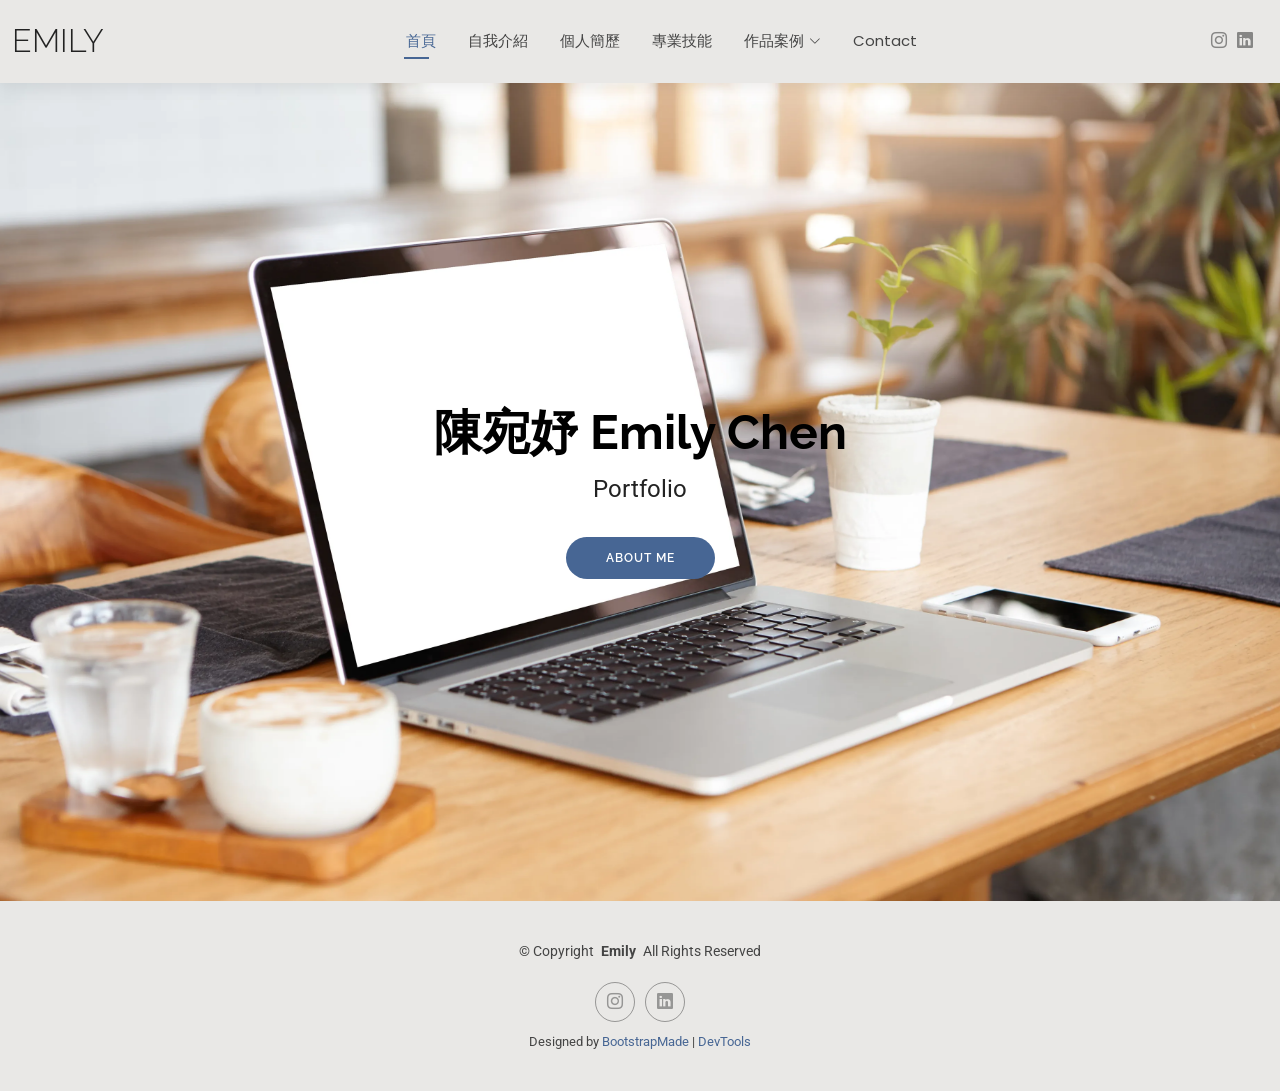
<file: index.html>
<!DOCTYPE html>
<html lang="zh-Hant">

<head>
  <meta charset="utf-8">
  <meta content="width=device-width, initial-scale=1.0" name="viewport">
  <title>陳宛妤 Emily Chen</title>
  <meta name="description" content="個人網站">
  <meta name="keywords" content="">

  <!-- Favicons -->
  <link href="assets/img/favicon.png" rel="icon">
  <link href="assets/img/apple-touch-icon.png" rel="apple-touch-icon">

  <!-- Fonts -->
  <link href="https://fonts.googleapis.com" rel="preconnect">
  <link href="https://fonts.gstatic.com" rel="preconnect" crossorigin>
  <link href="https://fonts.googleapis.com/css2?family=Roboto:ital,wght@0,100;0,300;0,400;0,500;0,700;0,900;1,100;1,300;1,400;1,500;1,700;1,900&family=Poppins:ital,wght@0,100;0,200;0,300;0,400;0,500;0,600;0,700;0,800;0,900;1,100;1,200;1,300;1,400;1,500;1,600;1,700;1,800;1,900&family=Raleway:ital,wght@0,100;0,200;0,300;0,400;0,500;0,600;0,700;0,800;0,900;1,100;1,200;1,300;1,400;1,500;1,600;1,700;1,800;1,900&display=swap" rel="stylesheet">

  <!-- Vendor CSS Files -->
  <link href="assets/vendor/bootstrap/css/bootstrap.min.css" rel="stylesheet">
  <link href="assets/vendor/bootstrap-icons/bootstrap-icons.css" rel="stylesheet">
  <link href="assets/vendor/aos/aos.css" rel="stylesheet">
  <link href="assets/vendor/swiper/swiper-bundle.min.css" rel="stylesheet">
  <link href="assets/vendor/glightbox/css/glightbox.min.css" rel="stylesheet">

  <!-- Main CSS File -->
  <link href="assets/css/main.css" rel="stylesheet">

  <!-- =======================================================
  * Template Name: Kelly
  * Template URL: https://bootstrapmade.com/kelly-free-bootstrap-cv-resume-html-template/
  * Updated: Aug 07 2024 with Bootstrap v5.3.3
  * Author: BootstrapMade.com
  * License: https://bootstrapmade.com/license/
  ======================================================== -->
</head>

<body class="index-page">

  <header id="header" class="header d-flex align-items-center light-background sticky-top">
    <div class="container-fluid position-relative d-flex align-items-center justify-content-between">

      <a href="index.html" class="logo d-flex align-items-center me-auto me-xl-0">
        <!-- Uncomment the line below if you also wish to use an image logo -->
        <!-- <img src="assets/img/logo.png" alt=""> -->
        <h1 class="sitename">Emily</h1>
      </a>

      <nav id="navmenu" class="navmenu">
        <ul>
          <li><a href="index.html" class="active">首頁</a></li>
          <li><a href="about.html">自我介紹</a></li>
          <li><a href="resume.html">個人簡歷</a></li>
          <li><a href="services.html">專業技能</a></li>
          <li class="dropdown"><a href="#"><span>作品案例</span> <i class="bi bi-chevron-down toggle-dropdown"></i></a>
            <ul>
              <li><a href="#">實習經歷</a></li>
              <li><a href="#">活動籌辦</a></li>
              <li class="dropdown"><a href="#"><span>校園大使</span> <i class="bi bi-chevron-down toggle-dropdown"></i></a>
                <ul>
                  <li><a href="#">StarRoad</a></li>
                  <li><a href="#">宏亞食品</a></li>
                  <li><a href="#">Logitech</a></li>
                </ul>
              </li>
            </ul>
          </li>
          <li><a href="contact.html">Contact</a></li>
        </ul>
        <i class="mobile-nav-toggle d-xl-none bi bi-list"></i>
      </nav>

      <div class="header-social-links">
        <a href="#" class="instagram" target="_blank"><i class="bi bi-instagram"></i></a>
        <a href="#" class="linkedin" target="_blank"><i class="bi bi-linkedin"></i></a>
      </div>

    </div>
  </header>

  <main class="main">

    <!-- Hero Section -->
    <section id="hero" class="hero section">

      <img src="assets/img/hero-bg.webp" alt="" data-aos="fade-in">

      <div class="container text-center" data-aos="zoom-out" data-aos-delay="100">
        <div class="row justify-content-center">
          <div class="col-lg-8">
            <h2><font style="color: #000000;">陳宛妤 Emily Chen</font></h2>
            <p>Portfolio</p>
            <a href="about.html" class="btn-get-started">About Me</a>
          </div>
        </div>
      </div>

    </section><!-- /Hero Section -->

  </main>

  <footer id="footer" class="footer light-background">

    <div class="container">
      <div class="copyright text-center ">
        <p>© <span>Copyright</span> <strong class="px-1 sitename">Emily</strong> <span>All Rights Reserved<br></span></p>
      </div>
      <div class="social-links d-flex justify-content-center">
        <a href=""><i class="bi bi-instagram"></i></a>
        <a href=""><i class="bi bi-linkedin"></i></a>
      </div>
      <div class="credits">
        <!-- All the links in the footer should remain intact. -->
        <!-- You can delete the links only if you've purchased the pro version. -->
        <!-- Licensing information: https://bootstrapmade.com/license/ -->
        <!-- Purchase the pro version with working PHP/AJAX contact form: [buy-url] -->
        Designed by <a href="https://bootstrapmade.com/">BootstrapMade</a> | <a href="https://bootstrapmade.com/tools/">DevTools</a>
      </div>
    </div>

  </footer>

  <!-- Scroll Top -->
  <a href="#" id="scroll-top" class="scroll-top d-flex align-items-center justify-content-center"><i class="bi bi-arrow-up-short"></i></a>

  <!-- Preloader -->
  <div id="preloader"></div>

  <!-- Vendor JS Files -->
  <script src="assets/vendor/bootstrap/js/bootstrap.bundle.min.js"></script>
  <script src="assets/vendor/php-email-form/validate.js"></script>
  <script src="assets/vendor/aos/aos.js"></script>
  <script src="assets/vendor/waypoints/noframework.waypoints.js"></script>
  <script src="assets/vendor/purecounter/purecounter_vanilla.js"></script>
  <script src="assets/vendor/swiper/swiper-bundle.min.js"></script>
  <script src="assets/vendor/glightbox/js/glightbox.min.js"></script>
  <script src="assets/vendor/imagesloaded/imagesloaded.pkgd.min.js"></script>
  <script src="assets/vendor/isotope-layout/isotope.pkgd.min.js"></script>

  <!-- Main JS File -->
  <script src="assets/js/main.js"></script>

</body>

</html>
</file>
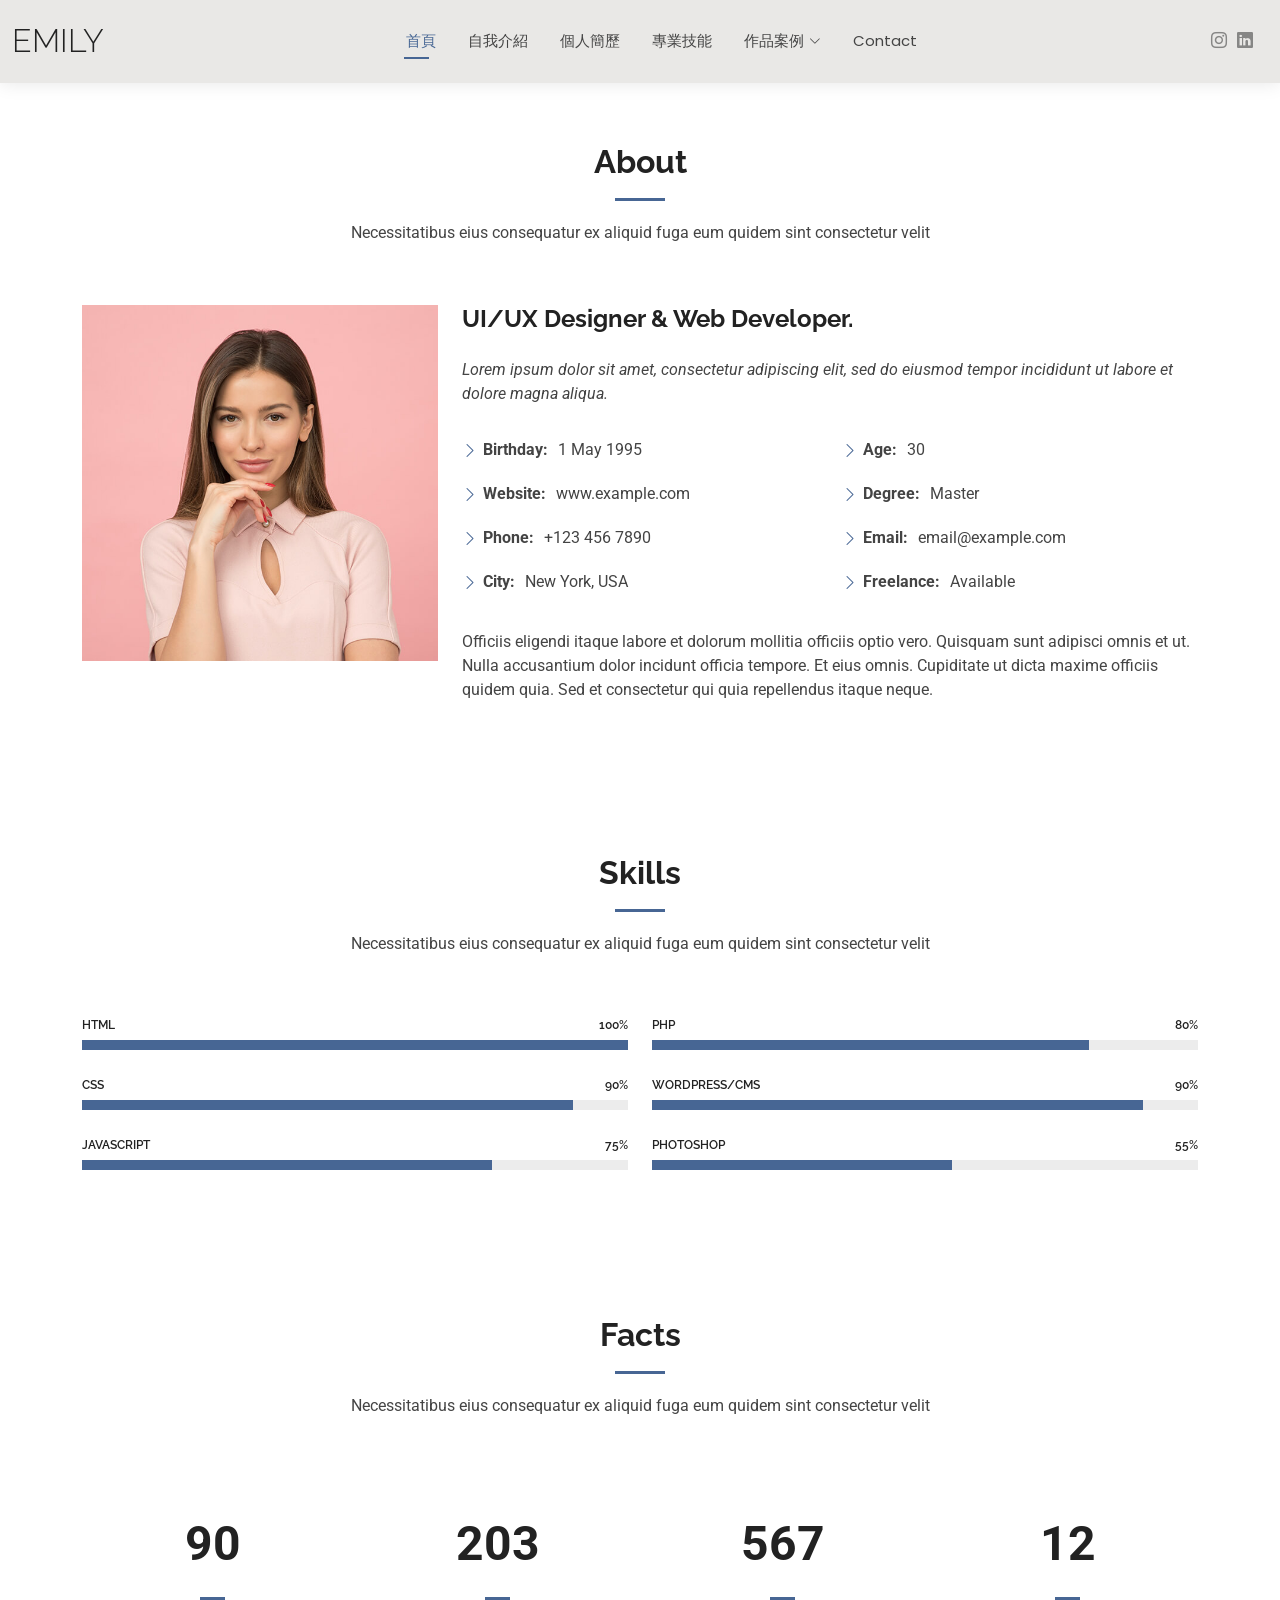
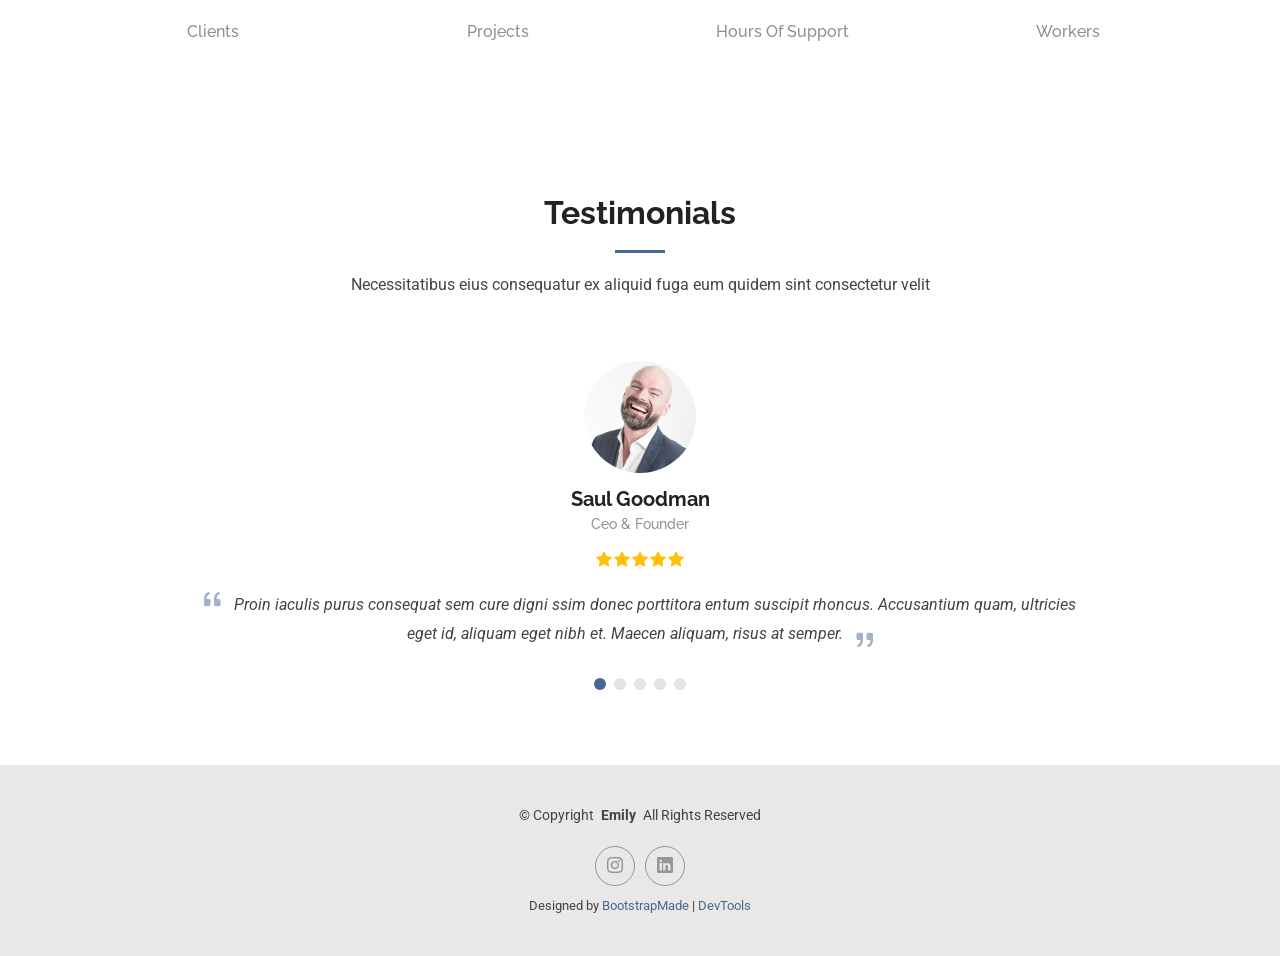
<file: about.html>
<!DOCTYPE html>
<html lang="en">

<head>
  <meta charset="utf-8">
  <meta content="width=device-width, initial-scale=1.0" name="viewport">
  <title>About - Kelly Bootstrap Template</title>
  <meta name="description" content="">
  <meta name="keywords" content="">

  <!-- Favicons -->
  <link href="assets/img/favicon.png" rel="icon">
  <link href="assets/img/apple-touch-icon.png" rel="apple-touch-icon">

  <!-- Fonts -->
  <link href="https://fonts.googleapis.com" rel="preconnect">
  <link href="https://fonts.gstatic.com" rel="preconnect" crossorigin>
  <link href="https://fonts.googleapis.com/css2?family=Roboto:ital,wght@0,100;0,300;0,400;0,500;0,700;0,900;1,100;1,300;1,400;1,500;1,700;1,900&family=Poppins:ital,wght@0,100;0,200;0,300;0,400;0,500;0,600;0,700;0,800;0,900;1,100;1,200;1,300;1,400;1,500;1,600;1,700;1,800;1,900&family=Raleway:ital,wght@0,100;0,200;0,300;0,400;0,500;0,600;0,700;0,800;0,900;1,100;1,200;1,300;1,400;1,500;1,600;1,700;1,800;1,900&display=swap" rel="stylesheet">

  <!-- Vendor CSS Files -->
  <link href="assets/vendor/bootstrap/css/bootstrap.min.css" rel="stylesheet">
  <link href="assets/vendor/bootstrap-icons/bootstrap-icons.css" rel="stylesheet">
  <link href="assets/vendor/aos/aos.css" rel="stylesheet">
  <link href="assets/vendor/swiper/swiper-bundle.min.css" rel="stylesheet">
  <link href="assets/vendor/glightbox/css/glightbox.min.css" rel="stylesheet">

  <!-- Main CSS File -->
  <link href="assets/css/main.css" rel="stylesheet">

  <!-- =======================================================
  * Template Name: Kelly
  * Template URL: https://bootstrapmade.com/kelly-free-bootstrap-cv-resume-html-template/
  * Updated: Aug 07 2024 with Bootstrap v5.3.3
  * Author: BootstrapMade.com
  * License: https://bootstrapmade.com/license/
  ======================================================== -->
</head>

<body class="about-page">

 <header id="header" class="header d-flex align-items-center light-background sticky-top">
    <div class="container-fluid position-relative d-flex align-items-center justify-content-between">

      <a href="index.html" class="logo d-flex align-items-center me-auto me-xl-0">
        <!-- Uncomment the line below if you also wish to use an image logo -->
        <!-- <img src="assets/img/logo.png" alt=""> -->
        <h1 class="sitename">Emily</h1>
      </a>

      <nav id="navmenu" class="navmenu">
        <ul>
          <li><a href="index.html" class="active">首頁</a></li>
          <li><a href="about.html">自我介紹</a></li>
          <li><a href="resume.html">個人簡歷</a></li>
          <li><a href="services.html">專業技能</a></li>
          <li class="dropdown"><a href="#"><span>作品案例</span> <i class="bi bi-chevron-down toggle-dropdown"></i></a>
            <ul>
              <li><a href="#">實習經歷</a></li>
              <li><a href="#">活動籌辦</a></li>
              <li class="dropdown"><a href="#"><span>校園大使</span> <i class="bi bi-chevron-down toggle-dropdown"></i></a>
                <ul>
                  <li><a href="#">StarRoad</a></li>
                  <li><a href="#">宏亞食品</a></li>
                  <li><a href="#">Logitech</a></li>
                </ul>
              </li>
            </ul>
          </li>
          <li><a href="contact.html">Contact</a></li>
        </ul>
        <i class="mobile-nav-toggle d-xl-none bi bi-list"></i>
      </nav>

      <div class="header-social-links">
        <a href="#" class="instagram" target="_blank"><i class="bi bi-instagram"></i></a>
        <a href="#" class="linkedin" target="_blank"><i class="bi bi-linkedin"></i></a>
      </div>

    </div>
  </header>

  <main class="main">

    <!-- About Section -->
    <section id="about" class="about section">

      <!-- Section Title -->
      <div class="container section-title" data-aos="fade-up">
        <h2>About</h2>
        <p>Necessitatibus eius consequatur ex aliquid fuga eum quidem sint consectetur velit</p>
      </div><!-- End Section Title -->

      <div class="container" data-aos="fade-up" data-aos-delay="100">

        <div class="row gy-4 justify-content-center">
          <div class="col-lg-4">
            <img src="assets/img/profile-img.jpg" class="img-fluid" alt="">
          </div>
          <div class="col-lg-8 content">
            <h2>UI/UX Designer &amp; Web Developer.</h2>
            <p class="fst-italic py-3">
              Lorem ipsum dolor sit amet, consectetur adipiscing elit, sed do eiusmod tempor incididunt ut labore et dolore
              magna aliqua.
            </p>
            <div class="row">
              <div class="col-lg-6">
                <ul>
                  <li><i class="bi bi-chevron-right"></i> <strong>Birthday:</strong> <span>1 May 1995</span></li>
                  <li><i class="bi bi-chevron-right"></i> <strong>Website:</strong> <span>www.example.com</span></li>
                  <li><i class="bi bi-chevron-right"></i> <strong>Phone:</strong> <span>+123 456 7890</span></li>
                  <li><i class="bi bi-chevron-right"></i> <strong>City:</strong> <span>New York, USA</span></li>
                </ul>
              </div>
              <div class="col-lg-6">
                <ul>
                  <li><i class="bi bi-chevron-right"></i> <strong>Age:</strong> <span>30</span></li>
                  <li><i class="bi bi-chevron-right"></i> <strong>Degree:</strong> <span>Master</span></li>
                  <li><i class="bi bi-chevron-right"></i> <strong>Email:</strong> <span>email@example.com</span></li>
                  <li><i class="bi bi-chevron-right"></i> <strong>Freelance:</strong> <span>Available</span></li>
                </ul>
              </div>
            </div>
            <p class="py-3">
              Officiis eligendi itaque labore et dolorum mollitia officiis optio vero. Quisquam sunt adipisci omnis et ut. Nulla accusantium dolor incidunt officia tempore. Et eius omnis.
              Cupiditate ut dicta maxime officiis quidem quia. Sed et consectetur qui quia repellendus itaque neque.
            </p>
          </div>
        </div>

      </div>

    </section><!-- /About Section -->

    <!-- Skills Section -->
    <section id="skills" class="skills section">

      <!-- Section Title -->
      <div class="container section-title" data-aos="fade-up">
        <h2>Skills</h2>
        <p>Necessitatibus eius consequatur ex aliquid fuga eum quidem sint consectetur velit</p>
      </div><!-- End Section Title -->

      <div class="container" data-aos="fade-up" data-aos-delay="100">

        <div class="row skills-content skills-animation">

          <div class="col-lg-6">

            <div class="progress">
              <span class="skill"><span>HTML</span> <i class="val">100%</i></span>
              <div class="progress-bar-wrap">
                <div class="progress-bar" role="progressbar" aria-valuenow="100" aria-valuemin="0" aria-valuemax="100"></div>
              </div>
            </div><!-- End Skills Item -->

            <div class="progress">
              <span class="skill"><span>CSS</span> <i class="val">90%</i></span>
              <div class="progress-bar-wrap">
                <div class="progress-bar" role="progressbar" aria-valuenow="90" aria-valuemin="0" aria-valuemax="100"></div>
              </div>
            </div><!-- End Skills Item -->

            <div class="progress">
              <span class="skill"><span>JavaScript</span> <i class="val">75%</i></span>
              <div class="progress-bar-wrap">
                <div class="progress-bar" role="progressbar" aria-valuenow="75" aria-valuemin="0" aria-valuemax="100"></div>
              </div>
            </div><!-- End Skills Item -->

          </div>

          <div class="col-lg-6">

            <div class="progress">
              <span class="skill"><span>PHP</span> <i class="val">80%</i></span>
              <div class="progress-bar-wrap">
                <div class="progress-bar" role="progressbar" aria-valuenow="80" aria-valuemin="0" aria-valuemax="100"></div>
              </div>
            </div><!-- End Skills Item -->

            <div class="progress">
              <span class="skill"><span>WordPress/CMS</span> <i class="val">90%</i></span>
              <div class="progress-bar-wrap">
                <div class="progress-bar" role="progressbar" aria-valuenow="90" aria-valuemin="0" aria-valuemax="100"></div>
              </div>
            </div><!-- End Skills Item -->

            <div class="progress">
              <span class="skill"><span>Photoshop</span> <i class="val">55%</i></span>
              <div class="progress-bar-wrap">
                <div class="progress-bar" role="progressbar" aria-valuenow="55" aria-valuemin="0" aria-valuemax="100"></div>
              </div>
            </div><!-- End Skills Item -->

          </div>

        </div>

      </div>

    </section><!-- /Skills Section -->

    <!-- Stats Section -->
    <section id="stats" class="stats section">

      <!-- Section Title -->
      <div class="container section-title" data-aos="fade-up">
        <h2>Facts</h2>
        <p>Necessitatibus eius consequatur ex aliquid fuga eum quidem sint consectetur velit</p>
      </div><!-- End Section Title -->

      <div class="container" data-aos="fade-up" data-aos-delay="100">

        <div class="row gy-4">

          <div class="col-lg-3 col-md-6">
            <div class="stats-item text-center w-100 h-100">
              <span data-purecounter-start="0" data-purecounter-end="232" data-purecounter-duration="1" class="purecounter"></span>
              <p>Clients</p>
            </div>
          </div><!-- End Stats Item -->

          <div class="col-lg-3 col-md-6">
            <div class="stats-item text-center w-100 h-100">
              <span data-purecounter-start="0" data-purecounter-end="521" data-purecounter-duration="1" class="purecounter"></span>
              <p>Projects</p>
            </div>
          </div><!-- End Stats Item -->

          <div class="col-lg-3 col-md-6">
            <div class="stats-item text-center w-100 h-100">
              <span data-purecounter-start="0" data-purecounter-end="1453" data-purecounter-duration="1" class="purecounter"></span>
              <p>Hours Of Support</p>
            </div>
          </div><!-- End Stats Item -->

          <div class="col-lg-3 col-md-6">
            <div class="stats-item text-center w-100 h-100">
              <span data-purecounter-start="0" data-purecounter-end="32" data-purecounter-duration="1" class="purecounter"></span>
              <p>Workers</p>
            </div>
          </div><!-- End Stats Item -->

        </div>

      </div>

    </section><!-- /Stats Section -->

    <!-- Testimonials Section -->
    <section id="testimonials" class="testimonials section">

      <!-- Section Title -->
      <div class="container section-title" data-aos="fade-up">
        <h2>Testimonials</h2>
        <p>Necessitatibus eius consequatur ex aliquid fuga eum quidem sint consectetur velit</p>
      </div><!-- End Section Title -->

      <div class="container" data-aos="fade-up" data-aos-delay="100">

        <div class="swiper init-swiper">
          <script type="application/json" class="swiper-config">
            {
              "loop": true,
              "speed": 600,
              "autoplay": {
                "delay": 5000
              },
              "slidesPerView": "auto",
              "pagination": {
                "el": ".swiper-pagination",
                "type": "bullets",
                "clickable": true
              }
            }
          </script>
          <div class="swiper-wrapper">

            <div class="swiper-slide">
              <div class="testimonial-item">
                <img src="assets/img/testimonials/testimonials-1.jpg" class="testimonial-img" alt="">
                <h3>Saul Goodman</h3>
                <h4>Ceo &amp; Founder</h4>
                <div class="stars">
                  <i class="bi bi-star-fill"></i><i class="bi bi-star-fill"></i><i class="bi bi-star-fill"></i><i class="bi bi-star-fill"></i><i class="bi bi-star-fill"></i>
                </div>
                <p>
                  <i class="bi bi-quote quote-icon-left"></i>
                  <span>Proin iaculis purus consequat sem cure digni ssim donec porttitora entum suscipit rhoncus. Accusantium quam, ultricies eget id, aliquam eget nibh et. Maecen aliquam, risus at semper.</span>
                  <i class="bi bi-quote quote-icon-right"></i>
                </p>
              </div>
            </div><!-- End testimonial item -->

            <div class="swiper-slide">
              <div class="testimonial-item">
                <img src="assets/img/testimonials/testimonials-2.jpg" class="testimonial-img" alt="">
                <h3>Sara Wilsson</h3>
                <h4>Designer</h4>
                <div class="stars">
                  <i class="bi bi-star-fill"></i><i class="bi bi-star-fill"></i><i class="bi bi-star-fill"></i><i class="bi bi-star-fill"></i><i class="bi bi-star-fill"></i>
                </div>
                <p>
                  <i class="bi bi-quote quote-icon-left"></i>
                  <span>Export tempor illum tamen malis malis eram quae irure esse labore quem cillum quid cillum eram malis quorum velit fore eram velit sunt aliqua noster fugiat irure amet legam anim culpa.</span>
                  <i class="bi bi-quote quote-icon-right"></i>
                </p>
              </div>
            </div><!-- End testimonial item -->

            <div class="swiper-slide">
              <div class="testimonial-item">
                <img src="assets/img/testimonials/testimonials-3.jpg" class="testimonial-img" alt="">
                <h3>Jena Karlis</h3>
                <h4>Store Owner</h4>
                <div class="stars">
                  <i class="bi bi-star-fill"></i><i class="bi bi-star-fill"></i><i class="bi bi-star-fill"></i><i class="bi bi-star-fill"></i><i class="bi bi-star-fill"></i>
                </div>
                <p>
                  <i class="bi bi-quote quote-icon-left"></i>
                  <span>Enim nisi quem export duis labore cillum quae magna enim sint quorum nulla quem veniam duis minim tempor labore quem eram duis noster aute amet eram fore quis sint minim.</span>
                  <i class="bi bi-quote quote-icon-right"></i>
                </p>
              </div>
            </div><!-- End testimonial item -->

            <div class="swiper-slide">
              <div class="testimonial-item">
                <img src="assets/img/testimonials/testimonials-4.jpg" class="testimonial-img" alt="">
                <h3>Matt Brandon</h3>
                <h4>Freelancer</h4>
                <div class="stars">
                  <i class="bi bi-star-fill"></i><i class="bi bi-star-fill"></i><i class="bi bi-star-fill"></i><i class="bi bi-star-fill"></i><i class="bi bi-star-fill"></i>
                </div>
                <p>
                  <i class="bi bi-quote quote-icon-left"></i>
                  <span>Fugiat enim eram quae cillum dolore dolor amet nulla culpa multos export minim fugiat minim velit minim dolor enim duis veniam ipsum anim magna sunt elit fore quem dolore labore illum veniam.</span>
                  <i class="bi bi-quote quote-icon-right"></i>
                </p>
              </div>
            </div><!-- End testimonial item -->

            <div class="swiper-slide">
              <div class="testimonial-item">
                <img src="assets/img/testimonials/testimonials-5.jpg" class="testimonial-img" alt="">
                <h3>John Larson</h3>
                <h4>Entrepreneur</h4>
                <div class="stars">
                  <i class="bi bi-star-fill"></i><i class="bi bi-star-fill"></i><i class="bi bi-star-fill"></i><i class="bi bi-star-fill"></i><i class="bi bi-star-fill"></i>
                </div>
                <p>
                  <i class="bi bi-quote quote-icon-left"></i>
                  <span>Quis quorum aliqua sint quem legam fore sunt eram irure aliqua veniam tempor noster veniam enim culpa labore duis sunt culpa nulla illum cillum fugiat legam esse veniam culpa fore nisi cillum quid.</span>
                  <i class="bi bi-quote quote-icon-right"></i>
                </p>
              </div>
            </div><!-- End testimonial item -->

          </div>
          <div class="swiper-pagination"></div>
        </div>

      </div>

    </section><!-- /Testimonials Section -->

  </main>

  <footer id="footer" class="footer light-background">

    <div class="container">
      <div class="copyright text-center ">
        <p>© <span>Copyright</span> <strong class="px-1 sitename">Emily</strong> <span>All Rights Reserved<br></span></p>
      </div>
      <div class="social-links d-flex justify-content-center">
        <a href=""><i class="bi bi-instagram"></i></a>
        <a href=""><i class="bi bi-linkedin"></i></a>
      </div>
      <div class="credits">
        <!-- All the links in the footer should remain intact. -->
        <!-- You can delete the links only if you've purchased the pro version. -->
        <!-- Licensing information: https://bootstrapmade.com/license/ -->
        <!-- Purchase the pro version with working PHP/AJAX contact form: [buy-url] -->
        Designed by <a href="https://bootstrapmade.com/">BootstrapMade</a> | <a href="https://bootstrapmade.com/tools/">DevTools</a>
      </div>
    </div>

  </footer>

  <!-- Scroll Top -->
  <a href="#" id="scroll-top" class="scroll-top d-flex align-items-center justify-content-center"><i class="bi bi-arrow-up-short"></i></a>

  <!-- Preloader -->
  <div id="preloader"></div>

  <!-- Vendor JS Files -->
  <script src="assets/vendor/bootstrap/js/bootstrap.bundle.min.js"></script>
  <script src="assets/vendor/php-email-form/validate.js"></script>
  <script src="assets/vendor/aos/aos.js"></script>
  <script src="assets/vendor/waypoints/noframework.waypoints.js"></script>
  <script src="assets/vendor/purecounter/purecounter_vanilla.js"></script>
  <script src="assets/vendor/swiper/swiper-bundle.min.js"></script>
  <script src="assets/vendor/glightbox/js/glightbox.min.js"></script>
  <script src="assets/vendor/imagesloaded/imagesloaded.pkgd.min.js"></script>
  <script src="assets/vendor/isotope-layout/isotope.pkgd.min.js"></script>

  <!-- Main JS File -->
  <script src="assets/js/main.js"></script>

</body>

</html>
</file>
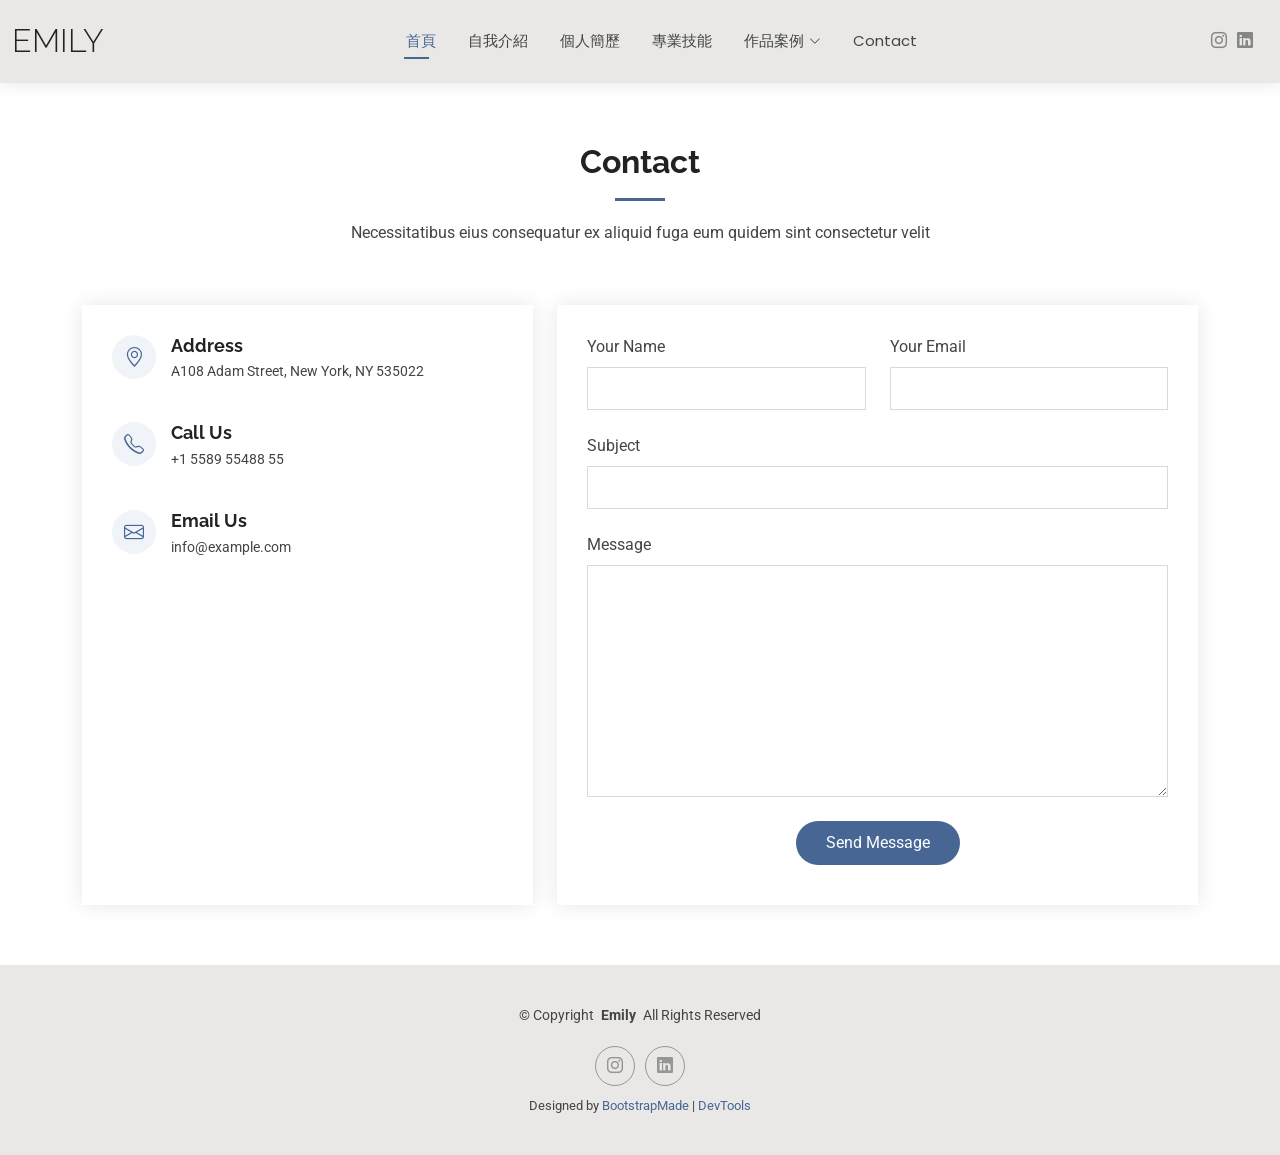
<file: contact.html>
<!DOCTYPE html>
<html lang="en">

<head>
  <meta charset="utf-8">
  <meta content="width=device-width, initial-scale=1.0" name="viewport">
  <title>Contact - Kelly Bootstrap Template</title>
  <meta name="description" content="">
  <meta name="keywords" content="">

  <!-- Favicons -->
  <link href="assets/img/favicon.png" rel="icon">
  <link href="assets/img/apple-touch-icon.png" rel="apple-touch-icon">

  <!-- Fonts -->
  <link href="https://fonts.googleapis.com" rel="preconnect">
  <link href="https://fonts.gstatic.com" rel="preconnect" crossorigin>
  <link href="https://fonts.googleapis.com/css2?family=Roboto:ital,wght@0,100;0,300;0,400;0,500;0,700;0,900;1,100;1,300;1,400;1,500;1,700;1,900&family=Poppins:ital,wght@0,100;0,200;0,300;0,400;0,500;0,600;0,700;0,800;0,900;1,100;1,200;1,300;1,400;1,500;1,600;1,700;1,800;1,900&family=Raleway:ital,wght@0,100;0,200;0,300;0,400;0,500;0,600;0,700;0,800;0,900;1,100;1,200;1,300;1,400;1,500;1,600;1,700;1,800;1,900&display=swap" rel="stylesheet">

  <!-- Vendor CSS Files -->
  <link href="assets/vendor/bootstrap/css/bootstrap.min.css" rel="stylesheet">
  <link href="assets/vendor/bootstrap-icons/bootstrap-icons.css" rel="stylesheet">
  <link href="assets/vendor/aos/aos.css" rel="stylesheet">
  <link href="assets/vendor/swiper/swiper-bundle.min.css" rel="stylesheet">
  <link href="assets/vendor/glightbox/css/glightbox.min.css" rel="stylesheet">

  <!-- Main CSS File -->
  <link href="assets/css/main.css" rel="stylesheet">

  <!-- =======================================================
  * Template Name: Kelly
  * Template URL: https://bootstrapmade.com/kelly-free-bootstrap-cv-resume-html-template/
  * Updated: Aug 07 2024 with Bootstrap v5.3.3
  * Author: BootstrapMade.com
  * License: https://bootstrapmade.com/license/
  ======================================================== -->
</head>

<body class="contact-page">

   <header id="header" class="header d-flex align-items-center light-background sticky-top">
    <div class="container-fluid position-relative d-flex align-items-center justify-content-between">

      <a href="index.html" class="logo d-flex align-items-center me-auto me-xl-0">
        <!-- Uncomment the line below if you also wish to use an image logo -->
        <!-- <img src="assets/img/logo.png" alt=""> -->
        <h1 class="sitename">Emily</h1>
      </a>

      <nav id="navmenu" class="navmenu">
        <ul>
          <li><a href="index.html" class="active">首頁</a></li>
          <li><a href="about.html">自我介紹</a></li>
          <li><a href="resume.html">個人簡歷</a></li>
          <li><a href="services.html">專業技能</a></li>
          <li class="dropdown"><a href="#"><span>作品案例</span> <i class="bi bi-chevron-down toggle-dropdown"></i></a>
            <ul>
              <li><a href="#">實習經歷</a></li>
              <li><a href="#">活動籌辦</a></li>
              <li class="dropdown"><a href="#"><span>校園大使</span> <i class="bi bi-chevron-down toggle-dropdown"></i></a>
                <ul>
                  <li><a href="#">StarRoad</a></li>
                  <li><a href="#">宏亞食品</a></li>
                  <li><a href="#">Logitech</a></li>
                </ul>
              </li>
            </ul>
          </li>
          <li><a href="contact.html">Contact</a></li>
        </ul>
        <i class="mobile-nav-toggle d-xl-none bi bi-list"></i>
      </nav>

      <div class="header-social-links">
        <a href="#" class="instagram" target="_blank"><i class="bi bi-instagram"></i></a>
        <a href="#" class="linkedin" target="_blank"><i class="bi bi-linkedin"></i></a>
      </div>

    </div>
  </header>

  <main class="main">

    <!-- Contact Section -->
    <section id="contact" class="contact section">

      <!-- Section Title -->
      <div class="container section-title" data-aos="fade-up">
        <h2>Contact</h2>
        <p>Necessitatibus eius consequatur ex aliquid fuga eum quidem sint consectetur velit</p>
      </div><!-- End Section Title -->

      <div class="container" data-aos="fade-up" data-aos-delay="100">

        <div class="row gy-4">

          <div class="col-lg-5">

            <div class="info-wrap">
              <div class="info-item d-flex" data-aos="fade-up" data-aos-delay="200">
                <i class="bi bi-geo-alt flex-shrink-0"></i>
                <div>
                  <h3>Address</h3>
                  <p>A108 Adam Street, New York, NY 535022</p>
                </div>
              </div><!-- End Info Item -->

              <div class="info-item d-flex" data-aos="fade-up" data-aos-delay="300">
                <i class="bi bi-telephone flex-shrink-0"></i>
                <div>
                  <h3>Call Us</h3>
                  <p>+1 5589 55488 55</p>
                </div>
              </div><!-- End Info Item -->

              <div class="info-item d-flex" data-aos="fade-up" data-aos-delay="400">
                <i class="bi bi-envelope flex-shrink-0"></i>
                <div>
                  <h3>Email Us</h3>
                  <p>info@example.com</p>
                </div>
              </div><!-- End Info Item -->

              <iframe src="https://www.google.com/maps/embed?pb=!1m14!1m8!1m3!1d48389.78314118045!2d-74.006138!3d40.710059!3m2!1i1024!2i768!4f13.1!3m3!1m2!1s0x89c25a22a3bda30d%3A0xb89d1fe6bc499443!2sDowntown%20Conference%20Center!5e0!3m2!1sen!2sus!4v1676961268712!5m2!1sen!2sus" frameborder="0" style="border:0; width: 100%; height: 270px;" allowfullscreen="" loading="lazy" referrerpolicy="no-referrer-when-downgrade"></iframe>
            </div>
          </div>

          <div class="col-lg-7">
            <form action="forms/contact.php" method="post" class="php-email-form" data-aos="fade-up" data-aos-delay="200">
              <div class="row gy-4">

                <div class="col-md-6">
                  <label for="name-field" class="pb-2">Your Name</label>
                  <input type="text" name="name" id="name-field" class="form-control" required="">
                </div>

                <div class="col-md-6">
                  <label for="email-field" class="pb-2">Your Email</label>
                  <input type="email" class="form-control" name="email" id="email-field" required="">
                </div>

                <div class="col-md-12">
                  <label for="subject-field" class="pb-2">Subject</label>
                  <input type="text" class="form-control" name="subject" id="subject-field" required="">
                </div>

                <div class="col-md-12">
                  <label for="message-field" class="pb-2">Message</label>
                  <textarea class="form-control" name="message" rows="10" id="message-field" required=""></textarea>
                </div>

                <div class="col-md-12 text-center">
                  <div class="loading">Loading</div>
                  <div class="error-message"></div>
                  <div class="sent-message">Your message has been sent. Thank you!</div>

                  <button type="submit">Send Message</button>
                </div>

              </div>
            </form>
          </div><!-- End Contact Form -->

        </div>

      </div>

    </section><!-- /Contact Section -->

  </main>

  <footer id="footer" class="footer light-background">

    <div class="container">
      <div class="copyright text-center ">
        <p>© <span>Copyright</span> <strong class="px-1 sitename">Emily</strong> <span>All Rights Reserved<br></span></p>
      </div>
      <div class="social-links d-flex justify-content-center">
        <a href=""><i class="bi bi-instagram"></i></a>
        <a href=""><i class="bi bi-linkedin"></i></a>
      </div>
      <div class="credits">
        <!-- All the links in the footer should remain intact. -->
        <!-- You can delete the links only if you've purchased the pro version. -->
        <!-- Licensing information: https://bootstrapmade.com/license/ -->
        <!-- Purchase the pro version with working PHP/AJAX contact form: [buy-url] -->
        Designed by <a href="https://bootstrapmade.com/">BootstrapMade</a> | <a href="https://bootstrapmade.com/tools/">DevTools</a>
      </div>
    </div>

  </footer>

  <!-- Scroll Top -->
  <a href="#" id="scroll-top" class="scroll-top d-flex align-items-center justify-content-center"><i class="bi bi-arrow-up-short"></i></a>

  <!-- Preloader -->
  <div id="preloader"></div>

  <!-- Vendor JS Files -->
  <script src="assets/vendor/bootstrap/js/bootstrap.bundle.min.js"></script>
  <script src="assets/vendor/php-email-form/validate.js"></script>
  <script src="assets/vendor/aos/aos.js"></script>
  <script src="assets/vendor/waypoints/noframework.waypoints.js"></script>
  <script src="assets/vendor/purecounter/purecounter_vanilla.js"></script>
  <script src="assets/vendor/swiper/swiper-bundle.min.js"></script>
  <script src="assets/vendor/glightbox/js/glightbox.min.js"></script>
  <script src="assets/vendor/imagesloaded/imagesloaded.pkgd.min.js"></script>
  <script src="assets/vendor/isotope-layout/isotope.pkgd.min.js"></script>

  <!-- Main JS File -->
  <script src="assets/js/main.js"></script>

</body>

</html>
</file>
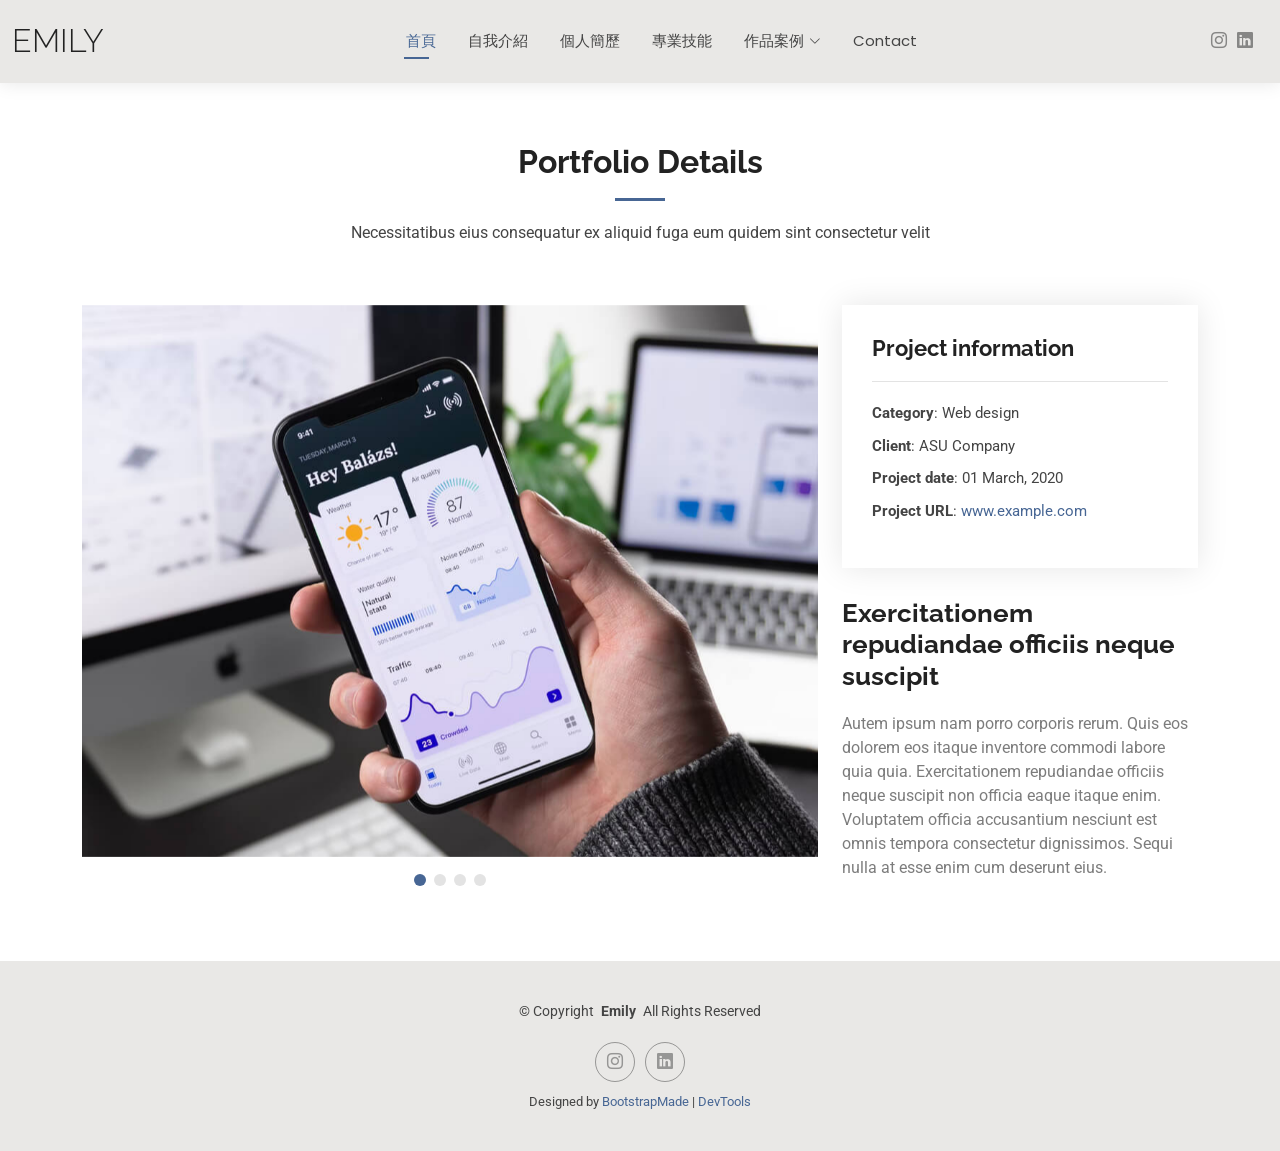
<file: portfolio-details.html>
<!DOCTYPE html>
<html lang="en">

<head>
  <meta charset="utf-8">
  <meta content="width=device-width, initial-scale=1.0" name="viewport">
  <title>Portfolio Details - Kelly Bootstrap Template</title>
  <meta name="description" content="">
  <meta name="keywords" content="">

  <!-- Favicons -->
  <link href="assets/img/favicon.png" rel="icon">
  <link href="assets/img/apple-touch-icon.png" rel="apple-touch-icon">

  <!-- Fonts -->
  <link href="https://fonts.googleapis.com" rel="preconnect">
  <link href="https://fonts.gstatic.com" rel="preconnect" crossorigin>
  <link href="https://fonts.googleapis.com/css2?family=Roboto:ital,wght@0,100;0,300;0,400;0,500;0,700;0,900;1,100;1,300;1,400;1,500;1,700;1,900&family=Poppins:ital,wght@0,100;0,200;0,300;0,400;0,500;0,600;0,700;0,800;0,900;1,100;1,200;1,300;1,400;1,500;1,600;1,700;1,800;1,900&family=Raleway:ital,wght@0,100;0,200;0,300;0,400;0,500;0,600;0,700;0,800;0,900;1,100;1,200;1,300;1,400;1,500;1,600;1,700;1,800;1,900&display=swap" rel="stylesheet">

  <!-- Vendor CSS Files -->
  <link href="assets/vendor/bootstrap/css/bootstrap.min.css" rel="stylesheet">
  <link href="assets/vendor/bootstrap-icons/bootstrap-icons.css" rel="stylesheet">
  <link href="assets/vendor/aos/aos.css" rel="stylesheet">
  <link href="assets/vendor/swiper/swiper-bundle.min.css" rel="stylesheet">
  <link href="assets/vendor/glightbox/css/glightbox.min.css" rel="stylesheet">

  <!-- Main CSS File -->
  <link href="assets/css/main.css" rel="stylesheet">

  <!-- =======================================================
  * Template Name: Kelly
  * Template URL: https://bootstrapmade.com/kelly-free-bootstrap-cv-resume-html-template/
  * Updated: Aug 07 2024 with Bootstrap v5.3.3
  * Author: BootstrapMade.com
  * License: https://bootstrapmade.com/license/
  ======================================================== -->
</head>

<body class="portfolio-details-page">

 <header id="header" class="header d-flex align-items-center light-background sticky-top">
    <div class="container-fluid position-relative d-flex align-items-center justify-content-between">

      <a href="index.html" class="logo d-flex align-items-center me-auto me-xl-0">
        <!-- Uncomment the line below if you also wish to use an image logo -->
        <!-- <img src="assets/img/logo.png" alt=""> -->
        <h1 class="sitename">Emily</h1>
      </a>

      <nav id="navmenu" class="navmenu">
        <ul>
          <li><a href="index.html" class="active">首頁</a></li>
          <li><a href="about.html">自我介紹</a></li>
          <li><a href="resume.html">個人簡歷</a></li>
          <li><a href="services.html">專業技能</a></li>
          <li class="dropdown"><a href="#"><span>作品案例</span> <i class="bi bi-chevron-down toggle-dropdown"></i></a>
            <ul>
              <li><a href="#">實習經歷</a></li>
              <li><a href="#">活動籌辦</a></li>
              <li class="dropdown"><a href="#"><span>校園大使</span> <i class="bi bi-chevron-down toggle-dropdown"></i></a>
                <ul>
                  <li><a href="#">StarRoad</a></li>
                  <li><a href="#">宏亞食品</a></li>
                  <li><a href="#">Logitech</a></li>
                </ul>
              </li>
            </ul>
          </li>
          <li><a href="contact.html">Contact</a></li>
        </ul>
        <i class="mobile-nav-toggle d-xl-none bi bi-list"></i>
      </nav>

      <div class="header-social-links">
        <a href="#" class="instagram" target="_blank"><i class="bi bi-instagram"></i></a>
        <a href="#" class="linkedin" target="_blank"><i class="bi bi-linkedin"></i></a>
      </div>

    </div>
  </header>

  <main class="main">

    <!-- Portfolio Details Section -->
    <section id="portfolio-details" class="portfolio-details section">

      <!-- Section Title -->
      <div class="container section-title" data-aos="fade-up">
        <h2>Portfolio Details</h2>
        <p>Necessitatibus eius consequatur ex aliquid fuga eum quidem sint consectetur velit</p>
      </div><!-- End Section Title -->

      <div class="container" data-aos="fade-up" data-aos-delay="100">

        <div class="row gy-4">

          <div class="col-lg-8">
            <div class="portfolio-details-slider swiper init-swiper">

              <script type="application/json" class="swiper-config">
                {
                  "loop": true,
                  "speed": 600,
                  "autoplay": {
                    "delay": 5000
                  },
                  "slidesPerView": "auto",
                  "pagination": {
                    "el": ".swiper-pagination",
                    "type": "bullets",
                    "clickable": true
                  }
                }
              </script>

              <div class="swiper-wrapper align-items-center">

                <div class="swiper-slide">
                  <img src="assets/img/portfolio/app-1.jpg" alt="">
                </div>

                <div class="swiper-slide">
                  <img src="assets/img/portfolio/product-1.jpg" alt="">
                </div>

                <div class="swiper-slide">
                  <img src="assets/img/portfolio/branding-1.jpg" alt="">
                </div>

                <div class="swiper-slide">
                  <img src="assets/img/portfolio/books-1.jpg" alt="">
                </div>

              </div>
              <div class="swiper-pagination"></div>
            </div>
          </div>

          <div class="col-lg-4">
            <div class="portfolio-info" data-aos="fade-up" data-aos-delay="200">
              <h3>Project information</h3>
              <ul>
                <li><strong>Category</strong>: Web design</li>
                <li><strong>Client</strong>: ASU Company</li>
                <li><strong>Project date</strong>: 01 March, 2020</li>
                <li><strong>Project URL</strong>: <a href="#">www.example.com</a></li>
              </ul>
            </div>
            <div class="portfolio-description" data-aos="fade-up" data-aos-delay="300">
              <h2>Exercitationem repudiandae officiis neque suscipit</h2>
              <p>
                Autem ipsum nam porro corporis rerum. Quis eos dolorem eos itaque inventore commodi labore quia quia. Exercitationem repudiandae officiis neque suscipit non officia eaque itaque enim. Voluptatem officia accusantium nesciunt est omnis tempora consectetur dignissimos. Sequi nulla at esse enim cum deserunt eius.
              </p>
            </div>
          </div>

        </div>

      </div>

    </section><!-- /Portfolio Details Section -->

  </main>

  <footer id="footer" class="footer light-background">

    <div class="container">
      <div class="copyright text-center ">
        <p>© <span>Copyright</span> <strong class="px-1 sitename">Emily</strong> <span>All Rights Reserved<br></span></p>
      </div>
      <div class="social-links d-flex justify-content-center">
        <a href=""><i class="bi bi-instagram"></i></a>
        <a href=""><i class="bi bi-linkedin"></i></a>
      </div>
      <div class="credits">
        <!-- All the links in the footer should remain intact. -->
        <!-- You can delete the links only if you've purchased the pro version. -->
        <!-- Licensing information: https://bootstrapmade.com/license/ -->
        <!-- Purchase the pro version with working PHP/AJAX contact form: [buy-url] -->
        Designed by <a href="https://bootstrapmade.com/">BootstrapMade</a> | <a href="https://bootstrapmade.com/tools/">DevTools</a>
      </div>
    </div>

  </footer>

  <!-- Scroll Top -->
  <a href="#" id="scroll-top" class="scroll-top d-flex align-items-center justify-content-center"><i class="bi bi-arrow-up-short"></i></a>

  <!-- Preloader -->
  <div id="preloader"></div>

  <!-- Vendor JS Files -->
  <script src="assets/vendor/bootstrap/js/bootstrap.bundle.min.js"></script>
  <script src="assets/vendor/php-email-form/validate.js"></script>
  <script src="assets/vendor/aos/aos.js"></script>
  <script src="assets/vendor/waypoints/noframework.waypoints.js"></script>
  <script src="assets/vendor/purecounter/purecounter_vanilla.js"></script>
  <script src="assets/vendor/swiper/swiper-bundle.min.js"></script>
  <script src="assets/vendor/glightbox/js/glightbox.min.js"></script>
  <script src="assets/vendor/imagesloaded/imagesloaded.pkgd.min.js"></script>
  <script src="assets/vendor/isotope-layout/isotope.pkgd.min.js"></script>

  <!-- Main JS File -->
  <script src="assets/js/main.js"></script>

</body>

</html>
</file>
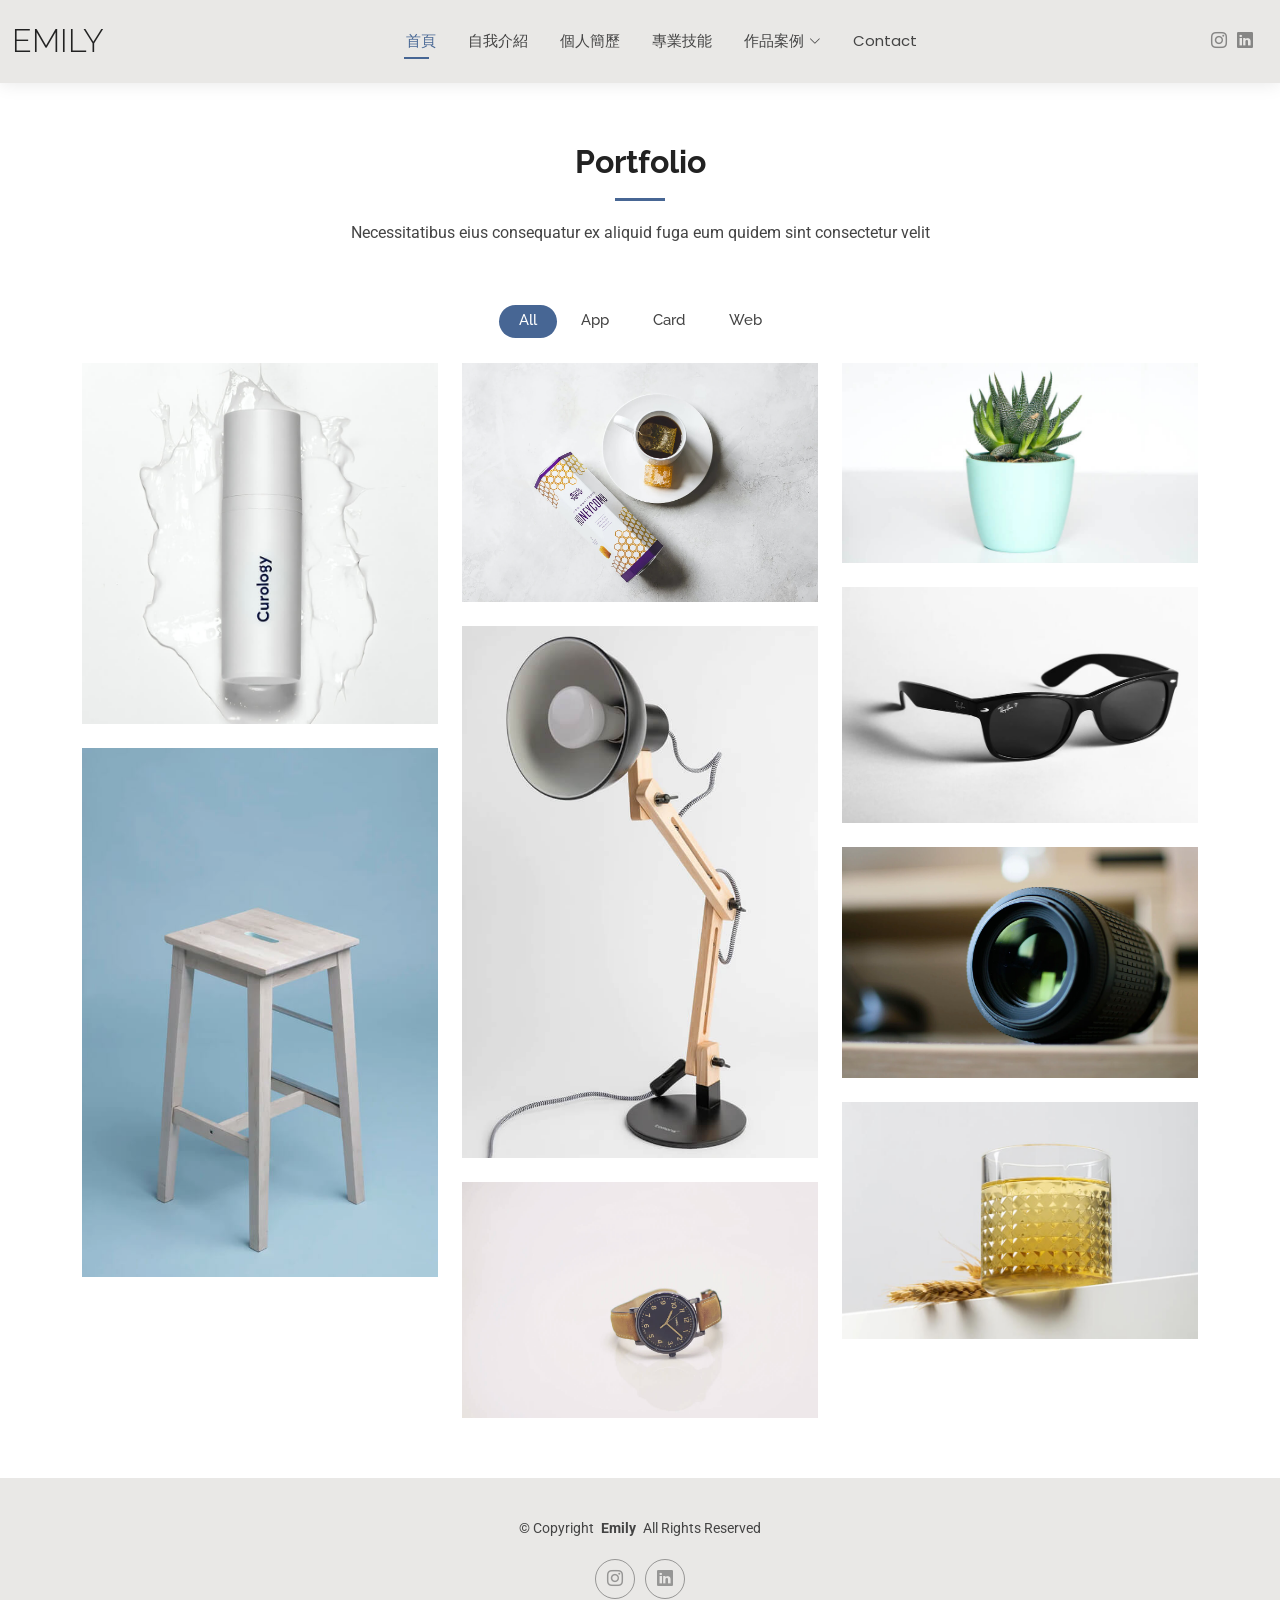
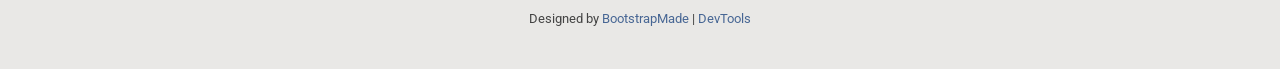
<file: portfolio.html>
<!DOCTYPE html>
<html lang="en">

<head>
  <meta charset="utf-8">
  <meta content="width=device-width, initial-scale=1.0" name="viewport">
  <title>Portfolio - Kelly Bootstrap Template</title>
  <meta name="description" content="">
  <meta name="keywords" content="">

  <!-- Favicons -->
  <link href="assets/img/favicon.png" rel="icon">
  <link href="assets/img/apple-touch-icon.png" rel="apple-touch-icon">

  <!-- Fonts -->
  <link href="https://fonts.googleapis.com" rel="preconnect">
  <link href="https://fonts.gstatic.com" rel="preconnect" crossorigin>
  <link href="https://fonts.googleapis.com/css2?family=Roboto:ital,wght@0,100;0,300;0,400;0,500;0,700;0,900;1,100;1,300;1,400;1,500;1,700;1,900&family=Poppins:ital,wght@0,100;0,200;0,300;0,400;0,500;0,600;0,700;0,800;0,900;1,100;1,200;1,300;1,400;1,500;1,600;1,700;1,800;1,900&family=Raleway:ital,wght@0,100;0,200;0,300;0,400;0,500;0,600;0,700;0,800;0,900;1,100;1,200;1,300;1,400;1,500;1,600;1,700;1,800;1,900&display=swap" rel="stylesheet">

  <!-- Vendor CSS Files -->
  <link href="assets/vendor/bootstrap/css/bootstrap.min.css" rel="stylesheet">
  <link href="assets/vendor/bootstrap-icons/bootstrap-icons.css" rel="stylesheet">
  <link href="assets/vendor/aos/aos.css" rel="stylesheet">
  <link href="assets/vendor/swiper/swiper-bundle.min.css" rel="stylesheet">
  <link href="assets/vendor/glightbox/css/glightbox.min.css" rel="stylesheet">

  <!-- Main CSS File -->
  <link href="assets/css/main.css" rel="stylesheet">

  <!-- =======================================================
  * Template Name: Kelly
  * Template URL: https://bootstrapmade.com/kelly-free-bootstrap-cv-resume-html-template/
  * Updated: Aug 07 2024 with Bootstrap v5.3.3
  * Author: BootstrapMade.com
  * License: https://bootstrapmade.com/license/
  ======================================================== -->
</head>

<body class="portfolio-page">

  <header id="header" class="header d-flex align-items-center light-background sticky-top">
    <div class="container-fluid position-relative d-flex align-items-center justify-content-between">

      <a href="index.html" class="logo d-flex align-items-center me-auto me-xl-0">
        <!-- Uncomment the line below if you also wish to use an image logo -->
        <!-- <img src="assets/img/logo.png" alt=""> -->
        <h1 class="sitename">Emily</h1>
      </a>

      <nav id="navmenu" class="navmenu">
        <ul>
          <li><a href="index.html" class="active">首頁</a></li>
          <li><a href="about.html">自我介紹</a></li>
          <li><a href="resume.html">個人簡歷</a></li>
          <li><a href="services.html">專業技能</a></li>
          <li class="dropdown"><a href="#"><span>作品案例</span> <i class="bi bi-chevron-down toggle-dropdown"></i></a>
            <ul>
              <li><a href="#">實習經歷</a></li>
              <li><a href="#">活動籌辦</a></li>
              <li class="dropdown"><a href="#"><span>校園大使</span> <i class="bi bi-chevron-down toggle-dropdown"></i></a>
                <ul>
                  <li><a href="#">StarRoad</a></li>
                  <li><a href="#">宏亞食品</a></li>
                  <li><a href="#">Logitech</a></li>
                </ul>
              </li>
            </ul>
          </li>
          <li><a href="contact.html">Contact</a></li>
        </ul>
        <i class="mobile-nav-toggle d-xl-none bi bi-list"></i>
      </nav>

      <div class="header-social-links">
        <a href="#" class="instagram" target="_blank"><i class="bi bi-instagram"></i></a>
        <a href="#" class="linkedin" target="_blank"><i class="bi bi-linkedin"></i></a>
      </div>

    </div>
  </header>

  <main class="main">

    <!-- Portfolio Section -->
    <section id="portfolio" class="portfolio section">

      <!-- Section Title -->
      <div class="container section-title" data-aos="fade-up">
        <h2>Portfolio</h2>
        <p>Necessitatibus eius consequatur ex aliquid fuga eum quidem sint consectetur velit</p>
      </div><!-- End Section Title -->

      <div class="container">

        <div class="isotope-layout" data-default-filter="*" data-layout="masonry" data-sort="original-order">

          <ul class="portfolio-filters isotope-filters" data-aos="fade-up" data-aos-delay="100">
            <li data-filter="*" class="filter-active">All</li>
            <li data-filter=".filter-app">App</li>
            <li data-filter=".filter-product">Card</li>
            <li data-filter=".filter-branding">Web</li>
          </ul><!-- End Portfolio Filters -->

          <div class="row gy-4 isotope-container" data-aos="fade-up" data-aos-delay="200">

            <div class="col-lg-4 col-md-6 portfolio-item isotope-item filter-app">
              <img src="assets/img/masonry-portfolio/masonry-portfolio-1.jpg" class="img-fluid" alt="">
              <div class="portfolio-info">
                <h4>App 1</h4>
                <p>Lorem ipsum, dolor sit</p>
                <a href="assets/img/masonry-portfolio/masonry-portfolio-1.jpg" title="App 1" data-gallery="portfolio-gallery-app" class="glightbox preview-link"><i class="bi bi-zoom-in"></i></a>
                <a href="portfolio-details.html" title="More Details" class="details-link"><i class="bi bi-link-45deg"></i></a>
              </div>
            </div><!-- End Portfolio Item -->

            <div class="col-lg-4 col-md-6 portfolio-item isotope-item filter-product">
              <img src="assets/img/masonry-portfolio/masonry-portfolio-2.jpg" class="img-fluid" alt="">
              <div class="portfolio-info">
                <h4>Product 1</h4>
                <p>Lorem ipsum, dolor sit</p>
                <a href="assets/img/masonry-portfolio/masonry-portfolio-2.jpg" title="Product 1" data-gallery="portfolio-gallery-product" class="glightbox preview-link"><i class="bi bi-zoom-in"></i></a>
                <a href="portfolio-details.html" title="More Details" class="details-link"><i class="bi bi-link-45deg"></i></a>
              </div>
            </div><!-- End Portfolio Item -->

            <div class="col-lg-4 col-md-6 portfolio-item isotope-item filter-branding">
              <img src="assets/img/masonry-portfolio/masonry-portfolio-3.jpg" class="img-fluid" alt="">
              <div class="portfolio-info">
                <h4>Branding 1</h4>
                <p>Lorem ipsum, dolor sit</p>
                <a href="assets/img/masonry-portfolio/masonry-portfolio-3.jpg" title="Branding 1" data-gallery="portfolio-gallery-branding" class="glightbox preview-link"><i class="bi bi-zoom-in"></i></a>
                <a href="portfolio-details.html" title="More Details" class="details-link"><i class="bi bi-link-45deg"></i></a>
              </div>
            </div><!-- End Portfolio Item -->

            <div class="col-lg-4 col-md-6 portfolio-item isotope-item filter-app">
              <img src="assets/img/masonry-portfolio/masonry-portfolio-4.jpg" class="img-fluid" alt="">
              <div class="portfolio-info">
                <h4>App 2</h4>
                <p>Lorem ipsum, dolor sit</p>
                <a href="assets/img/masonry-portfolio/masonry-portfolio-4.jpg" title="App 2" data-gallery="portfolio-gallery-app" class="glightbox preview-link"><i class="bi bi-zoom-in"></i></a>
                <a href="portfolio-details.html" title="More Details" class="details-link"><i class="bi bi-link-45deg"></i></a>
              </div>
            </div><!-- End Portfolio Item -->

            <div class="col-lg-4 col-md-6 portfolio-item isotope-item filter-product">
              <img src="assets/img/masonry-portfolio/masonry-portfolio-5.jpg" class="img-fluid" alt="">
              <div class="portfolio-info">
                <h4>Product 2</h4>
                <p>Lorem ipsum, dolor sit</p>
                <a href="assets/img/masonry-portfolio/masonry-portfolio-5.jpg" title="Product 2" data-gallery="portfolio-gallery-product" class="glightbox preview-link"><i class="bi bi-zoom-in"></i></a>
                <a href="portfolio-details.html" title="More Details" class="details-link"><i class="bi bi-link-45deg"></i></a>
              </div>
            </div><!-- End Portfolio Item -->

            <div class="col-lg-4 col-md-6 portfolio-item isotope-item filter-branding">
              <img src="assets/img/masonry-portfolio/masonry-portfolio-6.jpg" class="img-fluid" alt="">
              <div class="portfolio-info">
                <h4>Branding 2</h4>
                <p>Lorem ipsum, dolor sit</p>
                <a href="assets/img/masonry-portfolio/masonry-portfolio-6.jpg" title="Branding 2" data-gallery="portfolio-gallery-branding" class="glightbox preview-link"><i class="bi bi-zoom-in"></i></a>
                <a href="portfolio-details.html" title="More Details" class="details-link"><i class="bi bi-link-45deg"></i></a>
              </div>
            </div><!-- End Portfolio Item -->

            <div class="col-lg-4 col-md-6 portfolio-item isotope-item filter-app">
              <img src="assets/img/masonry-portfolio/masonry-portfolio-7.jpg" class="img-fluid" alt="">
              <div class="portfolio-info">
                <h4>App 3</h4>
                <p>Lorem ipsum, dolor sit</p>
                <a href="assets/img/masonry-portfolio/masonry-portfolio-7.jpg" title="App 3" data-gallery="portfolio-gallery-app" class="glightbox preview-link"><i class="bi bi-zoom-in"></i></a>
                <a href="portfolio-details.html" title="More Details" class="details-link"><i class="bi bi-link-45deg"></i></a>
              </div>
            </div><!-- End Portfolio Item -->

            <div class="col-lg-4 col-md-6 portfolio-item isotope-item filter-product">
              <img src="assets/img/masonry-portfolio/masonry-portfolio-8.jpg" class="img-fluid" alt="">
              <div class="portfolio-info">
                <h4>Product 3</h4>
                <p>Lorem ipsum, dolor sit</p>
                <a href="assets/img/masonry-portfolio/masonry-portfolio-8.jpg" title="Product 3" data-gallery="portfolio-gallery-product" class="glightbox preview-link"><i class="bi bi-zoom-in"></i></a>
                <a href="portfolio-details.html" title="More Details" class="details-link"><i class="bi bi-link-45deg"></i></a>
              </div>
            </div><!-- End Portfolio Item -->

            <div class="col-lg-4 col-md-6 portfolio-item isotope-item filter-branding">
              <img src="assets/img/masonry-portfolio/masonry-portfolio-9.jpg" class="img-fluid" alt="">
              <div class="portfolio-info">
                <h4>Branding 3</h4>
                <p>Lorem ipsum, dolor sit</p>
                <a href="assets/img/masonry-portfolio/masonry-portfolio-9.jpg" title="Branding 2" data-gallery="portfolio-gallery-branding" class="glightbox preview-link"><i class="bi bi-zoom-in"></i></a>
                <a href="portfolio-details.html" title="More Details" class="details-link"><i class="bi bi-link-45deg"></i></a>
              </div>
            </div><!-- End Portfolio Item -->

          </div><!-- End Portfolio Container -->

        </div>

      </div>

    </section><!-- /Portfolio Section -->

  </main>

  <footer id="footer" class="footer light-background">

    <div class="container">
      <div class="copyright text-center ">
        <p>© <span>Copyright</span> <strong class="px-1 sitename">Emily</strong> <span>All Rights Reserved<br></span></p>
      </div>
      <div class="social-links d-flex justify-content-center">
        <a href=""><i class="bi bi-instagram"></i></a>
        <a href=""><i class="bi bi-linkedin"></i></a>
      </div>
      <div class="credits">
        <!-- All the links in the footer should remain intact. -->
        <!-- You can delete the links only if you've purchased the pro version. -->
        <!-- Licensing information: https://bootstrapmade.com/license/ -->
        <!-- Purchase the pro version with working PHP/AJAX contact form: [buy-url] -->
        Designed by <a href="https://bootstrapmade.com/">BootstrapMade</a> | <a href="https://bootstrapmade.com/tools/">DevTools</a>
      </div>
    </div>

  </footer>

  <!-- Scroll Top -->
  <a href="#" id="scroll-top" class="scroll-top d-flex align-items-center justify-content-center"><i class="bi bi-arrow-up-short"></i></a>

  <!-- Preloader -->
  <div id="preloader"></div>

  <!-- Vendor JS Files -->
  <script src="assets/vendor/bootstrap/js/bootstrap.bundle.min.js"></script>
  <script src="assets/vendor/php-email-form/validate.js"></script>
  <script src="assets/vendor/aos/aos.js"></script>
  <script src="assets/vendor/waypoints/noframework.waypoints.js"></script>
  <script src="assets/vendor/purecounter/purecounter_vanilla.js"></script>
  <script src="assets/vendor/swiper/swiper-bundle.min.js"></script>
  <script src="assets/vendor/glightbox/js/glightbox.min.js"></script>
  <script src="assets/vendor/imagesloaded/imagesloaded.pkgd.min.js"></script>
  <script src="assets/vendor/isotope-layout/isotope.pkgd.min.js"></script>

  <!-- Main JS File -->
  <script src="assets/js/main.js"></script>

</body>

</html>
</file>
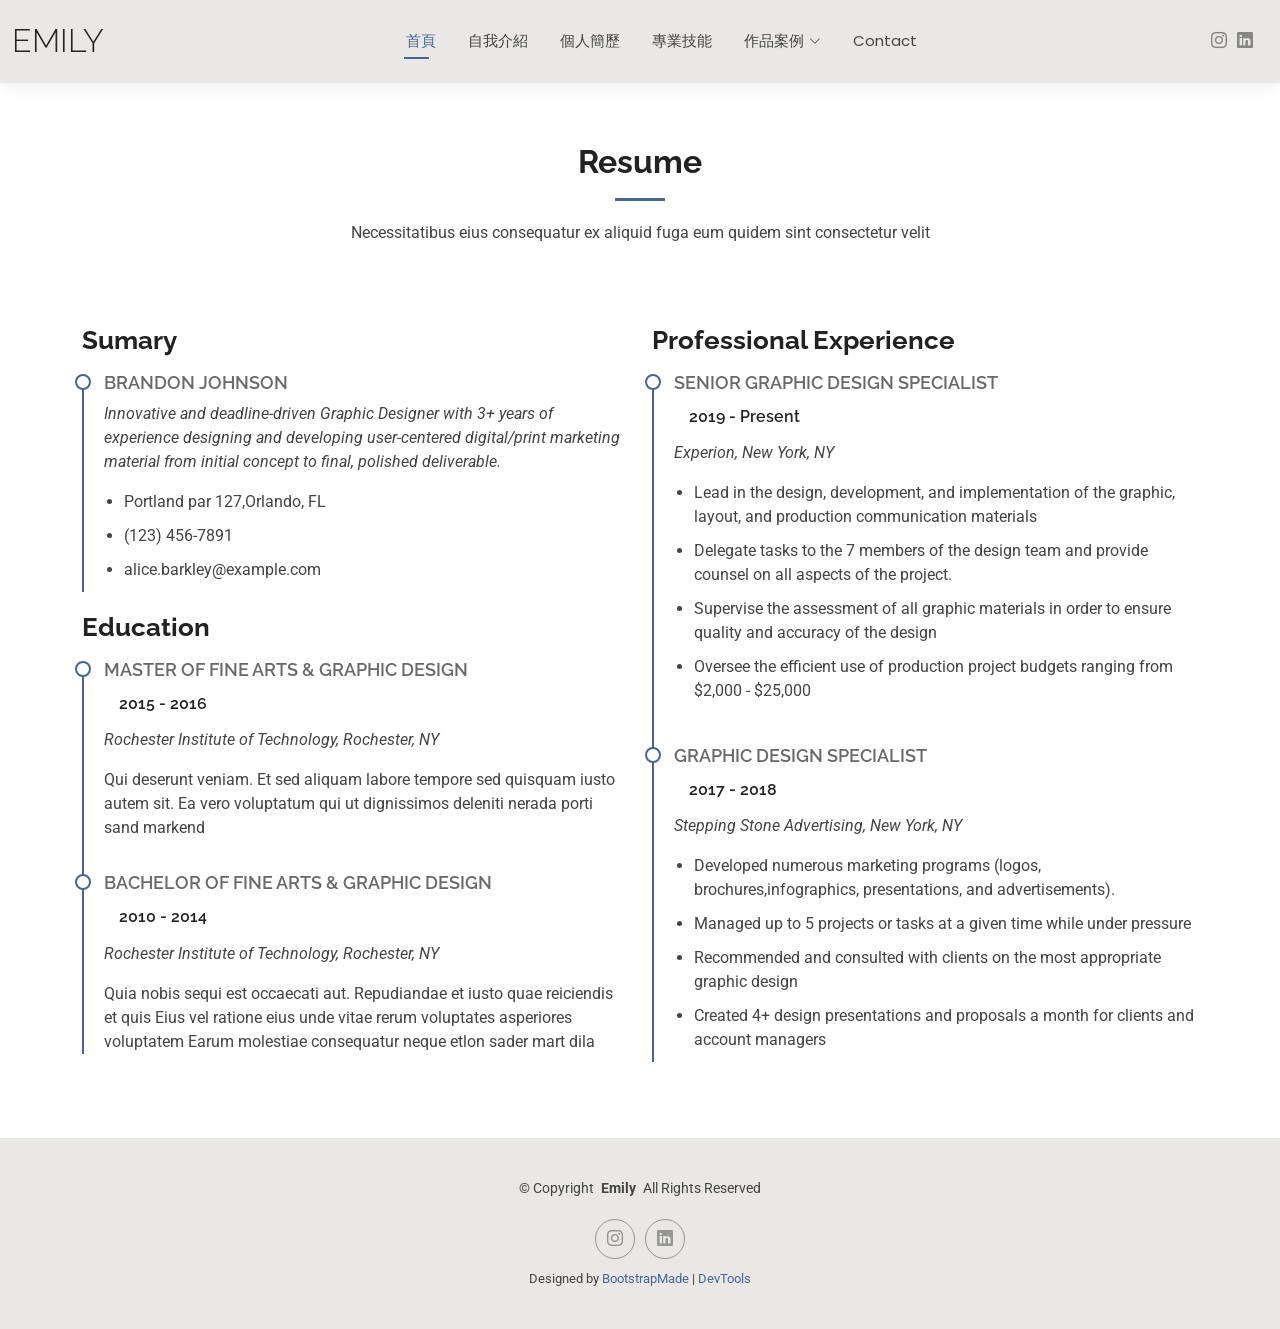
<file: resume.html>
<!DOCTYPE html>
<html lang="en">

<head>
  <meta charset="utf-8">
  <meta content="width=device-width, initial-scale=1.0" name="viewport">
  <title>Resume - Kelly Bootstrap Template</title>
  <meta name="description" content="">
  <meta name="keywords" content="">

  <!-- Favicons -->
  <link href="assets/img/favicon.png" rel="icon">
  <link href="assets/img/apple-touch-icon.png" rel="apple-touch-icon">

  <!-- Fonts -->
  <link href="https://fonts.googleapis.com" rel="preconnect">
  <link href="https://fonts.gstatic.com" rel="preconnect" crossorigin>
  <link href="https://fonts.googleapis.com/css2?family=Roboto:ital,wght@0,100;0,300;0,400;0,500;0,700;0,900;1,100;1,300;1,400;1,500;1,700;1,900&family=Poppins:ital,wght@0,100;0,200;0,300;0,400;0,500;0,600;0,700;0,800;0,900;1,100;1,200;1,300;1,400;1,500;1,600;1,700;1,800;1,900&family=Raleway:ital,wght@0,100;0,200;0,300;0,400;0,500;0,600;0,700;0,800;0,900;1,100;1,200;1,300;1,400;1,500;1,600;1,700;1,800;1,900&display=swap" rel="stylesheet">

  <!-- Vendor CSS Files -->
  <link href="assets/vendor/bootstrap/css/bootstrap.min.css" rel="stylesheet">
  <link href="assets/vendor/bootstrap-icons/bootstrap-icons.css" rel="stylesheet">
  <link href="assets/vendor/aos/aos.css" rel="stylesheet">
  <link href="assets/vendor/swiper/swiper-bundle.min.css" rel="stylesheet">
  <link href="assets/vendor/glightbox/css/glightbox.min.css" rel="stylesheet">

  <!-- Main CSS File -->
  <link href="assets/css/main.css" rel="stylesheet">

  <!-- =======================================================
  * Template Name: Kelly
  * Template URL: https://bootstrapmade.com/kelly-free-bootstrap-cv-resume-html-template/
  * Updated: Aug 07 2024 with Bootstrap v5.3.3
  * Author: BootstrapMade.com
  * License: https://bootstrapmade.com/license/
  ======================================================== -->
</head>

<body class="resume-page">

   <header id="header" class="header d-flex align-items-center light-background sticky-top">
    <div class="container-fluid position-relative d-flex align-items-center justify-content-between">

      <a href="index.html" class="logo d-flex align-items-center me-auto me-xl-0">
        <!-- Uncomment the line below if you also wish to use an image logo -->
        <!-- <img src="assets/img/logo.png" alt=""> -->
        <h1 class="sitename">Emily</h1>
      </a>

      <nav id="navmenu" class="navmenu">
        <ul>
          <li><a href="index.html" class="active">首頁</a></li>
          <li><a href="about.html">自我介紹</a></li>
          <li><a href="resume.html">個人簡歷</a></li>
          <li><a href="services.html">專業技能</a></li>
          <li class="dropdown"><a href="#"><span>作品案例</span> <i class="bi bi-chevron-down toggle-dropdown"></i></a>
            <ul>
              <li><a href="#">實習經歷</a></li>
              <li><a href="#">活動籌辦</a></li>
              <li class="dropdown"><a href="#"><span>校園大使</span> <i class="bi bi-chevron-down toggle-dropdown"></i></a>
                <ul>
                  <li><a href="#">StarRoad</a></li>
                  <li><a href="#">宏亞食品</a></li>
                  <li><a href="#">Logitech</a></li>
                </ul>
              </li>
            </ul>
          </li>
          <li><a href="contact.html">Contact</a></li>
        </ul>
        <i class="mobile-nav-toggle d-xl-none bi bi-list"></i>
      </nav>

      <div class="header-social-links">
        <a href="#" class="instagram" target="_blank"><i class="bi bi-instagram"></i></a>
        <a href="#" class="linkedin" target="_blank"><i class="bi bi-linkedin"></i></a>
      </div>

    </div>
  </header>

  <main class="main">

    <!-- Resume Section -->
    <section id="resume" class="resume section">

      <!-- Section Title -->
      <div class="container section-title" data-aos="fade-up">
        <h2>Resume</h2>
        <p>Necessitatibus eius consequatur ex aliquid fuga eum quidem sint consectetur velit</p>
      </div><!-- End Section Title -->

      <div class="container">

        <div class="row">

          <div class="col-lg-6" data-aos="fade-up" data-aos-delay="100">
            <h3 class="resume-title">Sumary</h3>

            <div class="resume-item pb-0">
              <h4>Brandon Johnson</h4>
              <p><em>Innovative and deadline-driven Graphic Designer with 3+ years of experience designing and developing user-centered digital/print marketing material from initial concept to final, polished deliverable.</em></p>
              <ul>
                <li>Portland par 127,Orlando, FL</li>
                <li>(123) 456-7891</li>
                <li>alice.barkley@example.com</li>
              </ul>
            </div><!-- Edn Resume Item -->

            <h3 class="resume-title">Education</h3>
            <div class="resume-item">
              <h4>Master of Fine Arts &amp; Graphic Design</h4>
              <h5>2015 - 2016</h5>
              <p><em>Rochester Institute of Technology, Rochester, NY</em></p>
              <p>Qui deserunt veniam. Et sed aliquam labore tempore sed quisquam iusto autem sit. Ea vero voluptatum qui ut dignissimos deleniti nerada porti sand markend</p>
            </div><!-- Edn Resume Item -->

            <div class="resume-item">
              <h4>Bachelor of Fine Arts &amp; Graphic Design</h4>
              <h5>2010 - 2014</h5>
              <p><em>Rochester Institute of Technology, Rochester, NY</em></p>
              <p>Quia nobis sequi est occaecati aut. Repudiandae et iusto quae reiciendis et quis Eius vel ratione eius unde vitae rerum voluptates asperiores voluptatem Earum molestiae consequatur neque etlon sader mart dila</p>
            </div><!-- Edn Resume Item -->

          </div>

          <div class="col-lg-6" data-aos="fade-up" data-aos-delay="200">
            <h3 class="resume-title">Professional Experience</h3>
            <div class="resume-item">
              <h4>Senior graphic design specialist</h4>
              <h5>2019 - Present</h5>
              <p><em>Experion, New York, NY </em></p>
              <ul>
                <li>Lead in the design, development, and implementation of the graphic, layout, and production communication materials</li>
                <li>Delegate tasks to the 7 members of the design team and provide counsel on all aspects of the project. </li>
                <li>Supervise the assessment of all graphic materials in order to ensure quality and accuracy of the design</li>
                <li>Oversee the efficient use of production project budgets ranging from $2,000 - $25,000</li>
              </ul>
            </div><!-- Edn Resume Item -->

            <div class="resume-item">
              <h4>Graphic design specialist</h4>
              <h5>2017 - 2018</h5>
              <p><em>Stepping Stone Advertising, New York, NY</em></p>
              <ul>
                <li>Developed numerous marketing programs (logos, brochures,infographics, presentations, and advertisements).</li>
                <li>Managed up to 5 projects or tasks at a given time while under pressure</li>
                <li>Recommended and consulted with clients on the most appropriate graphic design</li>
                <li>Created 4+ design presentations and proposals a month for clients and account managers</li>
              </ul>
            </div><!-- Edn Resume Item -->

          </div>

        </div>

      </div>

    </section><!-- /Resume Section -->

  </main>

  <footer id="footer" class="footer light-background">

    <div class="container">
      <div class="copyright text-center ">
        <p>© <span>Copyright</span> <strong class="px-1 sitename">Emily</strong> <span>All Rights Reserved<br></span></p>
      </div>
      <div class="social-links d-flex justify-content-center">
        <a href=""><i class="bi bi-instagram"></i></a>
        <a href=""><i class="bi bi-linkedin"></i></a>
      </div>
      <div class="credits">
        <!-- All the links in the footer should remain intact. -->
        <!-- You can delete the links only if you've purchased the pro version. -->
        <!-- Licensing information: https://bootstrapmade.com/license/ -->
        <!-- Purchase the pro version with working PHP/AJAX contact form: [buy-url] -->
        Designed by <a href="https://bootstrapmade.com/">BootstrapMade</a> | <a href="https://bootstrapmade.com/tools/">DevTools</a>
      </div>
    </div>

  </footer>

  <!-- Scroll Top -->
  <a href="#" id="scroll-top" class="scroll-top d-flex align-items-center justify-content-center"><i class="bi bi-arrow-up-short"></i></a>

  <!-- Preloader -->
  <div id="preloader"></div>

  <!-- Vendor JS Files -->
  <script src="assets/vendor/bootstrap/js/bootstrap.bundle.min.js"></script>
  <script src="assets/vendor/php-email-form/validate.js"></script>
  <script src="assets/vendor/aos/aos.js"></script>
  <script src="assets/vendor/waypoints/noframework.waypoints.js"></script>
  <script src="assets/vendor/purecounter/purecounter_vanilla.js"></script>
  <script src="assets/vendor/swiper/swiper-bundle.min.js"></script>
  <script src="assets/vendor/glightbox/js/glightbox.min.js"></script>
  <script src="assets/vendor/imagesloaded/imagesloaded.pkgd.min.js"></script>
  <script src="assets/vendor/isotope-layout/isotope.pkgd.min.js"></script>

  <!-- Main JS File -->
  <script src="assets/js/main.js"></script>

</body>

</html>
</file>
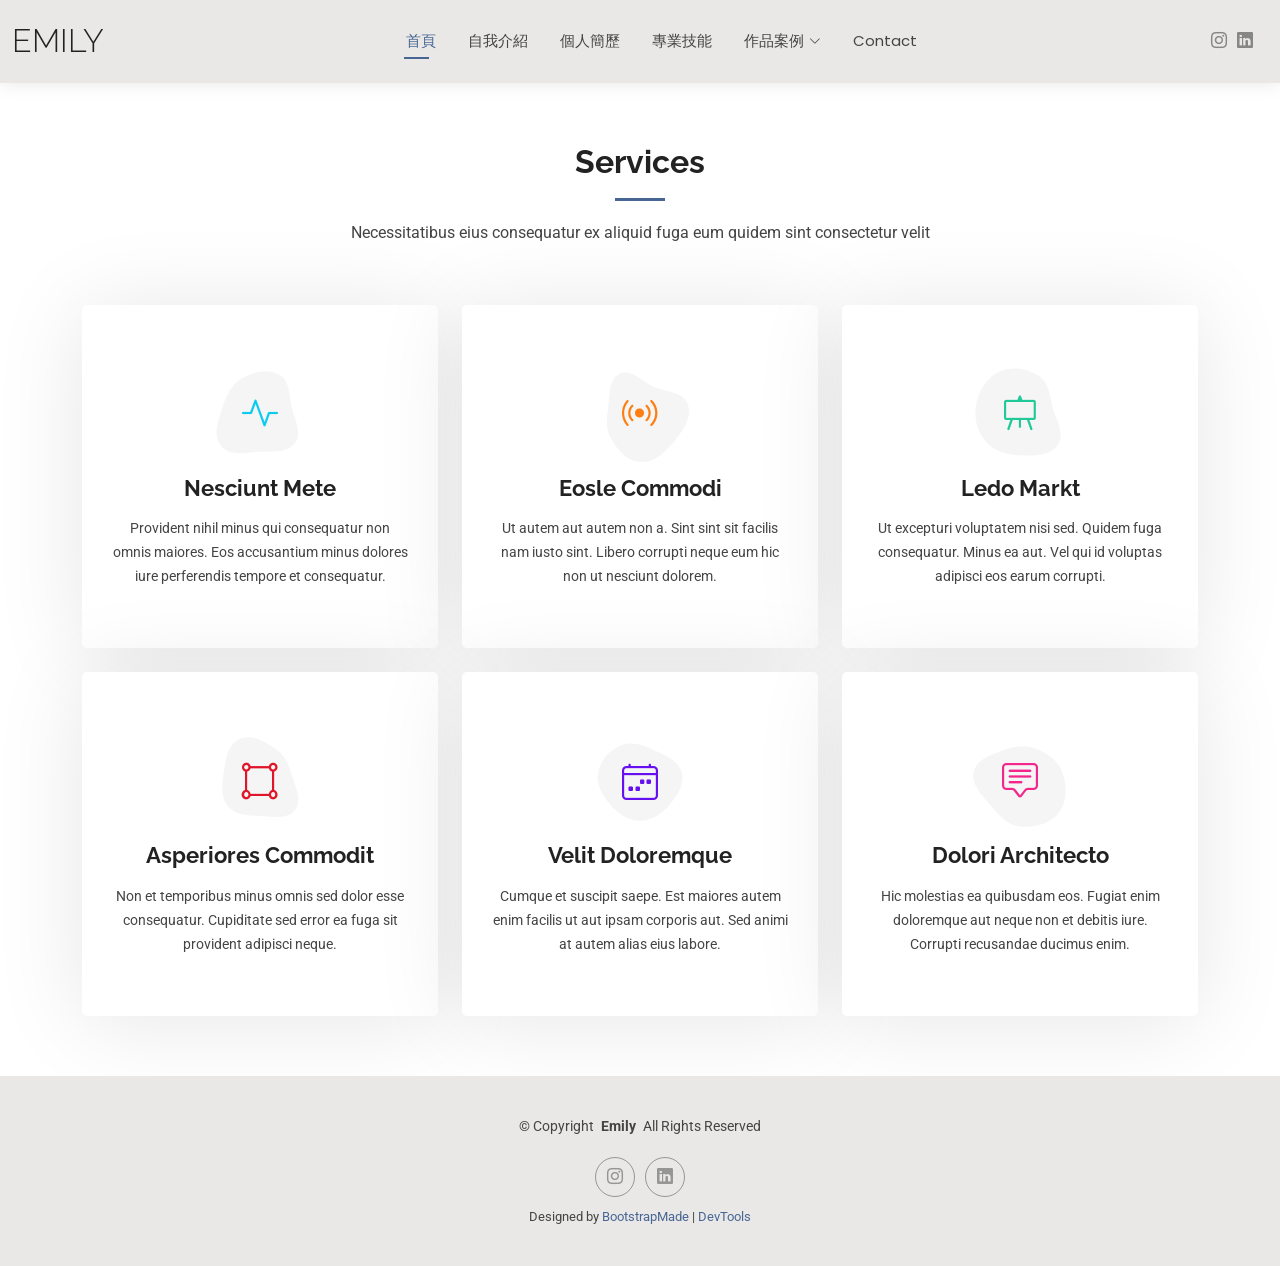
<file: services.html>
<!DOCTYPE html>
<html lang="en">

<head>
  <meta charset="utf-8">
  <meta content="width=device-width, initial-scale=1.0" name="viewport">
  <title>Services - Kelly Bootstrap Template</title>
  <meta name="description" content="">
  <meta name="keywords" content="">

  <!-- Favicons -->
  <link href="assets/img/favicon.png" rel="icon">
  <link href="assets/img/apple-touch-icon.png" rel="apple-touch-icon">

  <!-- Fonts -->
  <link href="https://fonts.googleapis.com" rel="preconnect">
  <link href="https://fonts.gstatic.com" rel="preconnect" crossorigin>
  <link href="https://fonts.googleapis.com/css2?family=Roboto:ital,wght@0,100;0,300;0,400;0,500;0,700;0,900;1,100;1,300;1,400;1,500;1,700;1,900&family=Poppins:ital,wght@0,100;0,200;0,300;0,400;0,500;0,600;0,700;0,800;0,900;1,100;1,200;1,300;1,400;1,500;1,600;1,700;1,800;1,900&family=Raleway:ital,wght@0,100;0,200;0,300;0,400;0,500;0,600;0,700;0,800;0,900;1,100;1,200;1,300;1,400;1,500;1,600;1,700;1,800;1,900&display=swap" rel="stylesheet">

  <!-- Vendor CSS Files -->
  <link href="assets/vendor/bootstrap/css/bootstrap.min.css" rel="stylesheet">
  <link href="assets/vendor/bootstrap-icons/bootstrap-icons.css" rel="stylesheet">
  <link href="assets/vendor/aos/aos.css" rel="stylesheet">
  <link href="assets/vendor/swiper/swiper-bundle.min.css" rel="stylesheet">
  <link href="assets/vendor/glightbox/css/glightbox.min.css" rel="stylesheet">

  <!-- Main CSS File -->
  <link href="assets/css/main.css" rel="stylesheet">

  <!-- =======================================================
  * Template Name: Kelly
  * Template URL: https://bootstrapmade.com/kelly-free-bootstrap-cv-resume-html-template/
  * Updated: Aug 07 2024 with Bootstrap v5.3.3
  * Author: BootstrapMade.com
  * License: https://bootstrapmade.com/license/
  ======================================================== -->
</head>

<body class="services-page">

  <header id="header" class="header d-flex align-items-center light-background sticky-top">
    <div class="container-fluid position-relative d-flex align-items-center justify-content-between">

      <a href="index.html" class="logo d-flex align-items-center me-auto me-xl-0">
        <!-- Uncomment the line below if you also wish to use an image logo -->
        <!-- <img src="assets/img/logo.png" alt=""> -->
        <h1 class="sitename">Emily</h1>
      </a>

      <nav id="navmenu" class="navmenu">
        <ul>
          <li><a href="index.html" class="active">首頁</a></li>
          <li><a href="about.html">自我介紹</a></li>
          <li><a href="resume.html">個人簡歷</a></li>
          <li><a href="services.html">專業技能</a></li>
          <li class="dropdown"><a href="#"><span>作品案例</span> <i class="bi bi-chevron-down toggle-dropdown"></i></a>
            <ul>
              <li><a href="#">實習經歷</a></li>
              <li><a href="#">活動籌辦</a></li>
              <li class="dropdown"><a href="#"><span>校園大使</span> <i class="bi bi-chevron-down toggle-dropdown"></i></a>
                <ul>
                  <li><a href="#">StarRoad</a></li>
                  <li><a href="#">宏亞食品</a></li>
                  <li><a href="#">Logitech</a></li>
                </ul>
              </li>
            </ul>
          </li>
          <li><a href="contact.html">Contact</a></li>
        </ul>
        <i class="mobile-nav-toggle d-xl-none bi bi-list"></i>
      </nav>

      <div class="header-social-links">
        <a href="#" class="instagram" target="_blank"><i class="bi bi-instagram"></i></a>
        <a href="#" class="linkedin" target="_blank"><i class="bi bi-linkedin"></i></a>
      </div>

    </div>
  </header>

  <main class="main">

    <!-- Services Section -->
    <section id="services" class="services section">

      <!-- Section Title -->
      <div class="container section-title" data-aos="fade-up">
        <h2>Services</h2>
        <p>Necessitatibus eius consequatur ex aliquid fuga eum quidem sint consectetur velit</p>
      </div><!-- End Section Title -->

      <div class="container">

        <div class="row gy-4">

          <div class="col-lg-4 col-md-6" data-aos="fade-up" data-aos-delay="100">
            <div class="service-item item-cyan position-relative">
              <div class="icon">
                <svg width="100" height="100" viewBox="0 0 600 600" xmlns="http://www.w3.org/2000/svg">
                  <path stroke="none" stroke-width="0" fill="#f5f5f5" d="M300,521.0016835830174C376.1290562159157,517.8887921683347,466.0731472004068,529.7835943286574,510.70327084640275,468.03025145048787C554.3714126377745,407.6079735673963,508.03601936045806,328.9844924480964,491.2728898941984,256.3432110539036C474.5976632858925,184.082847569629,479.9380746630129,96.60480741107993,416.23090153303,58.64404602377083C348.86323505073057,18.502131276798302,261.93793281208167,40.57373210992963,193.5410806939664,78.93577620505333C130.42746243093433,114.334589627462,98.30271207620316,179.96522072025542,76.75703585869454,249.04625023123273C51.97151888228291,328.5150500222984,13.704378332031375,421.85034740162234,66.52175969318436,486.19268352777647C119.04800174914682,550.1803526380478,217.28368757567262,524.383925680826,300,521.0016835830174"></path>
                </svg>
                <i class="bi bi-activity"></i>
              </div>
              <a href="#" class="stretched-link">
                <h3>Nesciunt Mete</h3>
              </a>
              <p>Provident nihil minus qui consequatur non omnis maiores. Eos accusantium minus dolores iure perferendis tempore et consequatur.</p>
            </div>
          </div><!-- End Service Item -->

          <div class="col-lg-4 col-md-6" data-aos="fade-up" data-aos-delay="200">
            <div class="service-item item-orange position-relative">
              <div class="icon">
                <svg width="100" height="100" viewBox="0 0 600 600" xmlns="http://www.w3.org/2000/svg">
                  <path stroke="none" stroke-width="0" fill="#f5f5f5" d="M300,582.0697525312426C382.5290701553225,586.8405444964366,449.9789794690241,525.3245884688669,502.5850820975895,461.55621195738473C556.606425686781,396.0723002908107,615.8543463187945,314.28637112970534,586.6730223649479,234.56875336149918C558.9533121215079,158.8439757836574,454.9685369536778,164.00468322053177,381.49747125262974,130.76875717737553C312.15926192815925,99.40240125094834,248.97055460311594,18.661163978235184,179.8680185752513,50.54337015887873C110.5421016452524,82.52863877960104,119.82277516462835,180.83849132639028,109.12597500060166,256.43424936330496C100.08760227029461,320.3096726198365,92.17705696193138,384.0621239912766,124.79988738764834,439.7174275375508C164.83382741302287,508.01625554203684,220.96474134820875,577.5009287672846,300,582.0697525312426"></path>
                </svg>
                <i class="bi bi-broadcast"></i>
              </div>
              <a href="#" class="stretched-link">
                <h3>Eosle Commodi</h3>
              </a>
              <p>Ut autem aut autem non a. Sint sint sit facilis nam iusto sint. Libero corrupti neque eum hic non ut nesciunt dolorem.</p>
            </div>
          </div><!-- End Service Item -->

          <div class="col-lg-4 col-md-6" data-aos="fade-up" data-aos-delay="300">
            <div class="service-item item-teal position-relative">
              <div class="icon">
                <svg width="100" height="100" viewBox="0 0 600 600" xmlns="http://www.w3.org/2000/svg">
                  <path stroke="none" stroke-width="0" fill="#f5f5f5" d="M300,541.5067337569781C382.14930387511276,545.0595476570109,479.8736841581634,548.3450877840088,526.4010558755058,480.5488172755941C571.5218469581645,414.80211281144784,517.5187510058486,332.0715597781072,496.52539010469104,255.14436215662573C477.37192572678356,184.95920475031193,473.57363656557914,105.61284051026155,413.0603344069578,65.22779650032875C343.27470386102294,18.654635553484475,251.2091493199835,5.337323636656869,175.0934190732945,40.62881213300186C97.87086631185822,76.43348514350839,51.98124368387456,156.15599469081315,36.44837278890362,239.84606092416172C21.716077023791087,319.22268207091537,43.775223500013084,401.1760424656574,96.891909868211,461.97329694683043C147.22146801428983,519.5804099606455,223.5754009179313,538.201503339737,300,541.5067337569781"></path>
                </svg>
                <i class="bi bi-easel"></i>
              </div>
              <a href="#" class="stretched-link">
                <h3>Ledo Markt</h3>
              </a>
              <p>Ut excepturi voluptatem nisi sed. Quidem fuga consequatur. Minus ea aut. Vel qui id voluptas adipisci eos earum corrupti.</p>
            </div>
          </div><!-- End Service Item -->

          <div class="col-lg-4 col-md-6" data-aos="fade-up" data-aos-delay="400">
            <div class="service-item item-red position-relative">
              <div class="icon">
                <svg width="100" height="100" viewBox="0 0 600 600" xmlns="http://www.w3.org/2000/svg">
                  <path stroke="none" stroke-width="0" fill="#f5f5f5" d="M300,503.46388370962813C374.79870501325706,506.71871716319447,464.8034551963731,527.1746412648533,510.4981551193396,467.86667711651364C555.9287308511215,408.9015244558933,512.6030010748507,327.5744911775523,490.211057578863,256.5855673507754C471.097692560561,195.9906835881958,447.69079081568157,138.11976852964426,395.19560036434837,102.3242989838813C329.3053358748298,57.3949838291264,248.02791733380457,8.279543830951368,175.87071277845988,42.242879143198664C103.41431057327972,76.34704239035025,93.79494320519305,170.9812938413882,81.28167332365135,250.07896920659033C70.17666984294237,320.27484674793965,64.84698225790005,396.69656628748305,111.28512138212992,450.4950937839243C156.20124167950087,502.5303643271138,231.32542653798444,500.4755392045468,300,503.46388370962813"></path>
                </svg>
                <i class="bi bi-bounding-box-circles"></i>
              </div>
              <a href="#" class="stretched-link">
                <h3>Asperiores Commodit</h3>
              </a>
              <p>Non et temporibus minus omnis sed dolor esse consequatur. Cupiditate sed error ea fuga sit provident adipisci neque.</p>
              <a href="#" class="stretched-link"></a>
            </div>
          </div><!-- End Service Item -->

          <div class="col-lg-4 col-md-6" data-aos="fade-up" data-aos-delay="500">
            <div class="service-item item-indigo position-relative">
              <div class="icon">
                <svg width="100" height="100" viewBox="0 0 600 600" xmlns="http://www.w3.org/2000/svg">
                  <path stroke="none" stroke-width="0" fill="#f5f5f5" d="M300,532.3542879108572C369.38199826031484,532.3153073249985,429.10787420159085,491.63046689027357,474.5244479745417,439.17860296908856C522.8885846962883,383.3225815378663,569.1668002868075,314.3205725914397,550.7432151929288,242.7694973846089C532.6665558377875,172.5657663291529,456.2379748765914,142.6223662098291,390.3689995646985,112.34683881706744C326.66090330228417,83.06452184765237,258.84405631176094,53.51806209861945,193.32584062364296,78.48882559362697C121.61183558270385,105.82097193414197,62.805066853699245,167.19869350419734,48.57481801355237,242.6138429142374C34.843463184063346,315.3850353017275,76.69343916112496,383.4422959591041,125.22947124332185,439.3748458443577C170.7312796277747,491.8107796887764,230.57421082200815,532.3932930995766,300,532.3542879108572"></path>
                </svg>
                <i class="bi bi-calendar4-week icon"></i>
              </div>
              <a href="#" class="stretched-link">
                <h3>Velit Doloremque</h3>
              </a>
              <p>Cumque et suscipit saepe. Est maiores autem enim facilis ut aut ipsam corporis aut. Sed animi at autem alias eius labore.</p>
              <a href="#" class="stretched-link"></a>
            </div>
          </div><!-- End Service Item -->

          <div class="col-lg-4 col-md-6" data-aos="fade-up" data-aos-delay="600">
            <div class="service-item item-pink position-relative">
              <div class="icon">
                <svg width="100" height="100" viewBox="0 0 600 600" xmlns="http://www.w3.org/2000/svg">
                  <path stroke="none" stroke-width="0" fill="#f5f5f5" d="M300,566.797414625762C385.7384707136149,576.1784315230908,478.7894351017131,552.8928747891023,531.9192734346935,484.94944893311C584.6109503024035,417.5663521118492,582.489472248146,322.67544863468447,553.9536738515405,242.03673114598146C529.1557734026468,171.96086150256528,465.24506316201064,127.66468636344209,395.9583748389544,100.7403814666027C334.2173773831606,76.7482773500951,269.4350130405921,84.62216499799875,207.1952322260088,107.2889140133804C132.92018162631612,134.33871894543012,41.79353780512637,160.00259165414826,22.644507872594943,236.69541883565114C3.319112789854554,314.0945973066697,72.72355303640163,379.243833228382,124.04198916343866,440.3218312028393C172.9286146004772,498.5055451809895,224.45579914871206,558.5317968840102,300,566.797414625762"></path>
                </svg>
                <i class="bi bi-chat-square-text"></i>
              </div>
              <a href="#" class="stretched-link">
                <h3>Dolori Architecto</h3>
              </a>
              <p>Hic molestias ea quibusdam eos. Fugiat enim doloremque aut neque non et debitis iure. Corrupti recusandae ducimus enim.</p>
              <a href="#" class="stretched-link"></a>
            </div>
          </div><!-- End Service Item -->

        </div>

      </div>

    </section><!-- /Services Section -->

  </main>

  <footer id="footer" class="footer light-background">

    <div class="container">
      <div class="copyright text-center ">
        <p>© <span>Copyright</span> <strong class="px-1 sitename">Emily</strong> <span>All Rights Reserved<br></span></p>
      </div>
      <div class="social-links d-flex justify-content-center">
        <a href=""><i class="bi bi-instagram"></i></a>
        <a href=""><i class="bi bi-linkedin"></i></a>
      </div>
      <div class="credits">
        <!-- All the links in the footer should remain intact. -->
        <!-- You can delete the links only if you've purchased the pro version. -->
        <!-- Licensing information: https://bootstrapmade.com/license/ -->
        <!-- Purchase the pro version with working PHP/AJAX contact form: [buy-url] -->
        Designed by <a href="https://bootstrapmade.com/">BootstrapMade</a> | <a href="https://bootstrapmade.com/tools/">DevTools</a>
      </div>
    </div>

  </footer>

  <!-- Scroll Top -->
  <a href="#" id="scroll-top" class="scroll-top d-flex align-items-center justify-content-center"><i class="bi bi-arrow-up-short"></i></a>

  <!-- Preloader -->
  <div id="preloader"></div>

  <!-- Vendor JS Files -->
  <script src="assets/vendor/bootstrap/js/bootstrap.bundle.min.js"></script>
  <script src="assets/vendor/php-email-form/validate.js"></script>
  <script src="assets/vendor/aos/aos.js"></script>
  <script src="assets/vendor/waypoints/noframework.waypoints.js"></script>
  <script src="assets/vendor/purecounter/purecounter_vanilla.js"></script>
  <script src="assets/vendor/swiper/swiper-bundle.min.js"></script>
  <script src="assets/vendor/glightbox/js/glightbox.min.js"></script>
  <script src="assets/vendor/imagesloaded/imagesloaded.pkgd.min.js"></script>
  <script src="assets/vendor/isotope-layout/isotope.pkgd.min.js"></script>

  <!-- Main JS File -->
  <script src="assets/js/main.js"></script>

</body>

</html>
</file>
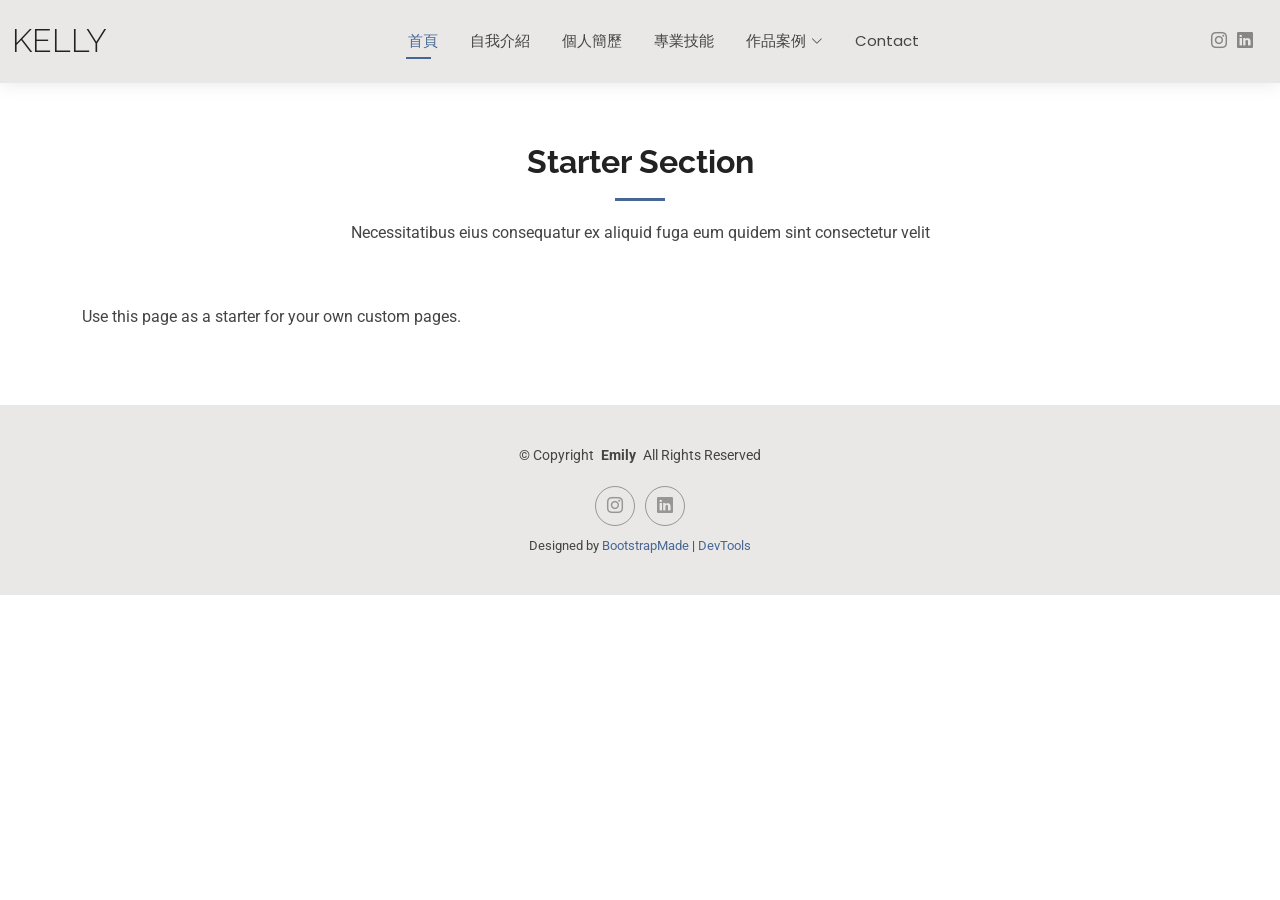
<file: starter-page.html>
<!DOCTYPE html>
<html lang="en">

<head>
  <meta charset="utf-8">
  <meta content="width=device-width, initial-scale=1.0" name="viewport">
  <title>Starter Page - Kelly Bootstrap Template</title>
  <meta name="description" content="">
  <meta name="keywords" content="">

  <!-- Favicons -->
  <link href="assets/img/favicon.png" rel="icon">
  <link href="assets/img/apple-touch-icon.png" rel="apple-touch-icon">

  <!-- Fonts -->
  <link href="https://fonts.googleapis.com" rel="preconnect">
  <link href="https://fonts.gstatic.com" rel="preconnect" crossorigin>
  <link href="https://fonts.googleapis.com/css2?family=Roboto:ital,wght@0,100;0,300;0,400;0,500;0,700;0,900;1,100;1,300;1,400;1,500;1,700;1,900&family=Poppins:ital,wght@0,100;0,200;0,300;0,400;0,500;0,600;0,700;0,800;0,900;1,100;1,200;1,300;1,400;1,500;1,600;1,700;1,800;1,900&family=Raleway:ital,wght@0,100;0,200;0,300;0,400;0,500;0,600;0,700;0,800;0,900;1,100;1,200;1,300;1,400;1,500;1,600;1,700;1,800;1,900&display=swap" rel="stylesheet">

  <!-- Vendor CSS Files -->
  <link href="assets/vendor/bootstrap/css/bootstrap.min.css" rel="stylesheet">
  <link href="assets/vendor/bootstrap-icons/bootstrap-icons.css" rel="stylesheet">
  <link href="assets/vendor/aos/aos.css" rel="stylesheet">
  <link href="assets/vendor/swiper/swiper-bundle.min.css" rel="stylesheet">
  <link href="assets/vendor/glightbox/css/glightbox.min.css" rel="stylesheet">

  <!-- Main CSS File -->
  <link href="assets/css/main.css" rel="stylesheet">

  <!-- =======================================================
  * Template Name: Kelly
  * Template URL: https://bootstrapmade.com/kelly-free-bootstrap-cv-resume-html-template/
  * Updated: Aug 07 2024 with Bootstrap v5.3.3
  * Author: BootstrapMade.com
  * License: https://bootstrapmade.com/license/
  ======================================================== -->
</head>

<body class="starter-page-page">

 <header id="header" class="header d-flex align-items-center light-background sticky-top">
    <div class="container-fluid position-relative d-flex align-items-center justify-content-between">

      <a href="index.html" class="logo d-flex align-items-center me-auto me-xl-0">
        <!-- Uncomment the line below if you also wish to use an image logo -->
        <!-- <img src="assets/img/logo.png" alt=""> -->
        <h1 class="sitename">Kelly</h1>
      </a>

      <nav id="navmenu" class="navmenu">
        <ul>
          <li><a href="index.html" class="active">首頁</a></li>
          <li><a href="about.html">自我介紹</a></li>
          <li><a href="resume.html">個人簡歷</a></li>
          <li><a href="services.html">專業技能</a></li>
          <li class="dropdown"><a href="#"><span>作品案例</span> <i class="bi bi-chevron-down toggle-dropdown"></i></a>
            <ul>
              <li><a href="#">實習經歷</a></li>
              <li><a href="#">活動籌辦</a></li>
              <li class="dropdown"><a href="#"><span>校園大使</span> <i class="bi bi-chevron-down toggle-dropdown"></i></a>
                <ul>
                  <li><a href="#">StarRoad</a></li>
                  <li><a href="#">宏亞食品</a></li>
                  <li><a href="#">Logitech</a></li>
                </ul>
              </li>
            </ul>
          </li>
          <li><a href="contact.html">Contact</a></li>
        </ul>
        <i class="mobile-nav-toggle d-xl-none bi bi-list"></i>
      </nav>

      <div class="header-social-links">
        <a href="#" class="instagram" target="_blank"><i class="bi bi-instagram"></i></a>
        <a href="#" class="linkedin" target="_blank"><i class="bi bi-linkedin"></i></a>
      </div>

    </div>
  </header>

  <main class="main">

    <!-- Starter Section Section -->
    <section id="starter-section" class="starter-section section">

      <!-- Section Title -->
      <div class="container section-title" data-aos="fade-up">
        <h2>Starter Section</h2>
        <p>Necessitatibus eius consequatur ex aliquid fuga eum quidem sint consectetur velit</p>
      </div><!-- End Section Title -->

      <div class="container" data-aos="fade-up">
        <p>Use this page as a starter for your own custom pages.</p>
      </div>

    </section><!-- /Starter Section Section -->

  </main>

  <footer id="footer" class="footer light-background">

    <div class="container">
      <div class="copyright text-center ">
        <p>© <span>Copyright</span> <strong class="px-1 sitename">Emily</strong> <span>All Rights Reserved<br></span></p>
      </div>
      <div class="social-links d-flex justify-content-center">
        <a href=""><i class="bi bi-instagram"></i></a>
        <a href=""><i class="bi bi-linkedin"></i></a>
      </div>
      <div class="credits">
        <!-- All the links in the footer should remain intact. -->
        <!-- You can delete the links only if you've purchased the pro version. -->
        <!-- Licensing information: https://bootstrapmade.com/license/ -->
        <!-- Purchase the pro version with working PHP/AJAX contact form: [buy-url] -->
        Designed by <a href="https://bootstrapmade.com/">BootstrapMade</a> | <a href="https://bootstrapmade.com/tools/">DevTools</a>
      </div>
    </div>

  </footer>

  <!-- Scroll Top -->
  <a href="#" id="scroll-top" class="scroll-top d-flex align-items-center justify-content-center"><i class="bi bi-arrow-up-short"></i></a>

  <!-- Preloader -->
  <div id="preloader"></div>

  <!-- Vendor JS Files -->
  <script src="assets/vendor/bootstrap/js/bootstrap.bundle.min.js"></script>
  <script src="assets/vendor/php-email-form/validate.js"></script>
  <script src="assets/vendor/aos/aos.js"></script>
  <script src="assets/vendor/waypoints/noframework.waypoints.js"></script>
  <script src="assets/vendor/purecounter/purecounter_vanilla.js"></script>
  <script src="assets/vendor/swiper/swiper-bundle.min.js"></script>
  <script src="assets/vendor/glightbox/js/glightbox.min.js"></script>
  <script src="assets/vendor/imagesloaded/imagesloaded.pkgd.min.js"></script>
  <script src="assets/vendor/isotope-layout/isotope.pkgd.min.js"></script>

  <!-- Main JS File -->
  <script src="assets/js/main.js"></script>

</body>

</html>
</file>
<file: assets/css/main.css>
/**
* Template Name: Kelly
* Template URL: https://bootstrapmade.com/kelly-free-bootstrap-cv-resume-html-template/
* Updated: Aug 07 2024 with Bootstrap v5.3.3
* Author: BootstrapMade.com
* License: https://bootstrapmade.com/license/
*/

/*--------------------------------------------------------------
# Font & Color Variables
# Help: https://bootstrapmade.com/color-system/
--------------------------------------------------------------*/
/* Fonts */
:root {
  --default-font: "Roboto",  system-ui, -apple-system, "Segoe UI", Roboto, "Helvetica Neue", Arial, "Noto Sans", "Liberation Sans", sans-serif, "Apple Color Emoji", "Segoe UI Emoji", "Segoe UI Symbol", "Noto Color Emoji";
  --heading-font: "Raleway",  sans-serif;
  --nav-font: "Poppins",  sans-serif;
}

/* Global Colors - The following color variables are used throughout the website. Updating them here will change the color scheme of the entire website */
:root { 
  --background-color: #ffffff; /* Background color for the entire website, including individual sections */
  --default-color: #444444; /* Default color used for the majority of the text content across the entire website */
  --heading-color: #222222; /* Color for headings, subheadings and title throughout the website */
  --accent-color: #476694; /* Accent color that represents your brand on the website. It's used for buttons, links, and other elements that need to stand out */
  --surface-color: #ffffff; /* The surface color is used as a background of boxed elements within sections, such as cards, icon boxes, or other elements that require a visual separation from the global background. */
  --contrast-color: #ffffff; /* Contrast color for text, ensuring readability against backgrounds of accent, heading, or default colors. */
}

/* Nav Menu Colors - The following color variables are used specifically for the navigation menu. They are separate from the global colors to allow for more customization options */
:root {
  --nav-color: #444444;  /* The default color of the main navmenu links */
  --nav-hover-color: #476694; /* Applied to main navmenu links when they are hovered over or active */
  --nav-mobile-background-color: #ffffff; /* Used as the background color for mobile navigation menu */
  --nav-dropdown-background-color: #ffffff; /* Used as the background color for dropdown items that appear when hovering over primary navigation items */
  --nav-dropdown-color: #444444; /* Used for navigation links of the dropdown items in the navigation menu. */
  --nav-dropdown-hover-color: #476694; /* Similar to --nav-hover-color, this color is applied to dropdown navigation links when they are hovered over. */
}

/* Color Presets - These classes override global colors when applied to any section or element, providing reuse of the sam color scheme. */

.light-background {
  --background-color: #e9e8e6;
  --surface-color: #ffffff;
}

.dark-background {
  --background-color: #060606;
  --default-color: #ffffff;
  --heading-color: #ffffff;
  --surface-color: #252525;
  --contrast-color: #ffffff;
}

/* Smooth scroll */
:root {
  scroll-behavior: smooth;
}

/*--------------------------------------------------------------
# General Styling & Shared Classes
--------------------------------------------------------------*/
body {
  color: var(--default-color);
  background-color: var(--background-color);
  font-family: var(--default-font);
}

a {
  color: var(--accent-color);
  text-decoration: none;
  transition: 0.3s;
}

a:hover {
  color: color-mix(in srgb, var(--accent-color), transparent 25%);
  text-decoration: none;
}

h1,
h2,
h3,
h4,
h5,
h6 {
  color: var(--heading-color);
  font-family: var(--heading-font);
}

/* PHP Email Form Messages
------------------------------*/
.php-email-form .error-message {
  display: none;
  background: #df1529;
  color: #ffffff;
  text-align: left;
  padding: 15px;
  margin-bottom: 24px;
  font-weight: 600;
}

.php-email-form .sent-message {
  display: none;
  color: #ffffff;
  background: #059652;
  text-align: center;
  padding: 15px;
  margin-bottom: 24px;
  font-weight: 600;
}

.php-email-form .loading {
  display: none;
  background: var(--surface-color);
  text-align: center;
  padding: 15px;
  margin-bottom: 24px;
}

.php-email-form .loading:before {
  content: "";
  display: inline-block;
  border-radius: 50%;
  width: 24px;
  height: 24px;
  margin: 0 10px -6px 0;
  border: 3px solid var(--accent-color);
  border-top-color: var(--surface-color);
  animation: php-email-form-loading 1s linear infinite;
}

@keyframes php-email-form-loading {
  0% {
    transform: rotate(0deg);
  }

  100% {
    transform: rotate(360deg);
  }
}

/*--------------------------------------------------------------
# Global Header
--------------------------------------------------------------*/
.header {
  color: var(--default-color);
  background-color: var(--background-color);
  padding: 15px 0;
  transition: all 0.5s;
  z-index: 997;
  box-shadow: 0px 0 18px rgba(0, 0, 0, 0.1);
}

.header .logo {
  line-height: 1;
}

.header .logo img {
  max-height: 36px;
  margin-right: 8px;
}

.header .logo h1 {
  font-size: 32px;
  margin: 0;
  font-weight: 300;
  text-transform: uppercase;
  color: var(--heading-color);
}

.header .header-social-links {
  padding-right: 15px;
}

.header .header-social-links a {
  color: color-mix(in srgb, var(--default-color), transparent 40%);
  padding-left: 6px;
  display: inline-block;
  transition: 0.3s;
  font-size: 16px;
}

.header .header-social-links a:hover {
  color: var(--accent-color);
}

.header .header-social-links a i {
  line-height: 0px;
}

@media (max-width: 1200px) {
  .header .logo {
    order: 1;
  }

  .header .header-social-links {
    order: 2;
  }

  .header .navmenu {
    order: 3;
  }
}

/*--------------------------------------------------------------
# Navigation Menu
--------------------------------------------------------------*/
/* Desktop Navigation */
@media (min-width: 1200px) {
  .navmenu {
    padding: 0;
  }

  .navmenu ul {
    margin: 0;
    padding: 0;
    display: flex;
    list-style: none;
    align-items: center;
  }

  .navmenu li {
    position: relative;
  }

  .navmenu>ul>li {
    white-space: nowrap;
    padding: 15px 14px;
  }

  .navmenu>ul>li:last-child {
    padding-right: 0;
  }

  .navmenu a,
  .navmenu a:focus {
    color: var(--nav-color);
    font-size: 15px;
    padding: 0 2px;
    font-family: var(--nav-font);
    font-weight: 400;
    display: flex;
    align-items: center;
    justify-content: space-between;
    white-space: nowrap;
    transition: 0.3s;
    position: relative;
  }

  .navmenu a i,
  .navmenu a:focus i {
    font-size: 12px;
    line-height: 0;
    margin-left: 5px;
    transition: 0.3s;
  }

  .navmenu>ul>li>a:before {
    content: "";
    position: absolute;
    height: 2px;
    bottom: -6px;
    left: 0;
    background-color: var(--nav-hover-color);
    visibility: hidden;
    width: 0px;
    transition: all 0.3s ease-in-out 0s;
  }

  .navmenu a:hover:before,
  .navmenu li:hover>a:before,
  .navmenu .active:before {
    visibility: visible;
    width: 25px;
  }

  .navmenu li:hover>a,
  .navmenu .active,
  .navmenu .active:focus {
    color: var(--nav-hover-color);
  }

  .navmenu .dropdown ul {
    margin: 0;
    padding: 10px 0;
    background: var(--nav-dropdown-background-color);
    display: block;
    position: absolute;
    visibility: hidden;
    left: 14px;
    top: 130%;
    opacity: 0;
    transition: 0.3s;
    border-radius: 4px;
    z-index: 99;
    box-shadow: 0px 0px 30px rgba(0, 0, 0, 0.1);
  }

  .navmenu .dropdown ul li {
    min-width: 200px;
  }

  .navmenu .dropdown ul a {
    padding: 10px 20px;
    font-size: 15px;
    text-transform: none;
    color: var(--nav-dropdown-color);
  }

  .navmenu .dropdown ul a i {
    font-size: 12px;
  }

  .navmenu .dropdown ul a:hover,
  .navmenu .dropdown ul .active:hover,
  .navmenu .dropdown ul li:hover>a {
    color: var(--nav-dropdown-hover-color);
  }

  .navmenu .dropdown:hover>ul {
    opacity: 1;
    top: 100%;
    visibility: visible;
  }

  .navmenu .dropdown .dropdown ul {
    top: 0;
    left: -90%;
    visibility: hidden;
  }

  .navmenu .dropdown .dropdown:hover>ul {
    opacity: 1;
    top: 0;
    left: -100%;
    visibility: visible;
  }
}

/* Mobile Navigation */
@media (max-width: 1199px) {
  .mobile-nav-toggle {
    color: var(--nav-color);
    font-size: 28px;
    line-height: 0;
    margin-right: 10px;
    cursor: pointer;
    transition: color 0.3s;
  }

  .navmenu {
    padding: 0;
    z-index: 9997;
  }

  .navmenu ul {
    display: none;
    list-style: none;
    position: absolute;
    inset: 60px 20px 20px 20px;
    padding: 10px 0;
    margin: 0;
    border-radius: 6px;
    background-color: var(--nav-mobile-background-color);
    border: 1px solid color-mix(in srgb, var(--default-color), transparent 90%);
    box-shadow: none;
    overflow-y: auto;
    transition: 0.3s;
    z-index: 9998;
  }

  .navmenu a,
  .navmenu a:focus {
    color: var(--nav-dropdown-color);
    padding: 10px 20px;
    font-family: var(--nav-font);
    font-size: 17px;
    font-weight: 500;
    display: flex;
    align-items: center;
    justify-content: space-between;
    white-space: nowrap;
    transition: 0.3s;
  }

  .navmenu a i,
  .navmenu a:focus i {
    font-size: 12px;
    line-height: 0;
    margin-left: 5px;
    width: 30px;
    height: 30px;
    display: flex;
    align-items: center;
    justify-content: center;
    border-radius: 50%;
    transition: 0.3s;
    background-color: color-mix(in srgb, var(--accent-color), transparent 90%);
  }

  .navmenu a i:hover,
  .navmenu a:focus i:hover {
    background-color: var(--accent-color);
    color: var(--contrast-color);
  }

  .navmenu a:hover,
  .navmenu .active,
  .navmenu .active:focus {
    color: var(--nav-dropdown-hover-color);
  }

  .navmenu .active i,
  .navmenu .active:focus i {
    background-color: var(--accent-color);
    color: var(--contrast-color);
    transform: rotate(180deg);
  }

  .navmenu .dropdown ul {
    position: static;
    display: none;
    z-index: 99;
    padding: 10px 0;
    margin: 10px 20px;
    background-color: var(--nav-dropdown-background-color);
    transition: all 0.5s ease-in-out;
  }

  .navmenu .dropdown ul ul {
    background-color: rgba(33, 37, 41, 0.1);
  }

  .navmenu .dropdown>.dropdown-active {
    display: block;
    background-color: rgba(33, 37, 41, 0.03);
  }

  .mobile-nav-active {
    overflow: hidden;
  }

  .mobile-nav-active .mobile-nav-toggle {
    color: #fff;
    position: absolute;
    font-size: 32px;
    top: 15px;
    right: 15px;
    margin-right: 0;
    z-index: 9999;
  }

  .mobile-nav-active .navmenu {
    position: fixed;
    overflow: hidden;
    inset: 0;
    background: rgba(33, 37, 41, 0.8);
    transition: 0.3s;
  }

  .mobile-nav-active .navmenu>ul {
    display: block;
  }
}

/*--------------------------------------------------------------
# Global Footer
--------------------------------------------------------------*/
.footer {
  color: var(--default-color);
  background-color: var(--background-color);
  font-size: 14px;
  padding: 40px 0;
  position: relative;
}

.footer .copyright p {
  margin-bottom: 0;
}

.footer .social-links {
  margin-top: 20px;
}

.footer .social-links a {
  display: flex;
  align-items: center;
  justify-content: center;
  width: 40px;
  height: 40px;
  border-radius: 50%;
  border: 1px solid color-mix(in srgb, var(--default-color), transparent 50%);
  font-size: 16px;
  color: color-mix(in srgb, var(--default-color), transparent 50%);
  margin: 0 5px;
  transition: 0.3s;
}

.footer .social-links a:hover {
  color: var(--accent-color);
  border-color: var(--accent-color);
}

.footer .credits {
  margin-top: 10px;
  font-size: 13px;
  text-align: center;
}

/*--------------------------------------------------------------
# Preloader
--------------------------------------------------------------*/
#preloader {
  position: fixed;
  inset: 0;
  z-index: 9999;
  overflow: hidden;
  background-color: var(--background-color);
  transition: all 0.6s ease-out;
  width: 100%;
  height: 100vh;
}

#preloader:before,
#preloader:after {
  content: "";
  position: absolute;
  border: 4px solid var(--accent-color);
  border-radius: 50%;
  animation: animate-preloader 2s cubic-bezier(0, 0.2, 0.8, 1) infinite;
}

#preloader:after {
  animation-delay: -0.5s;
}

@keyframes animate-preloader {
  0% {
    width: 10px;
    height: 10px;
    top: calc(50% - 5px);
    left: calc(50% - 5px);
    opacity: 1;
  }

  100% {
    width: 72px;
    height: 72px;
    top: calc(50% - 36px);
    left: calc(50% - 36px);
    opacity: 0;
  }
}

/*--------------------------------------------------------------
# Scroll Top Button
--------------------------------------------------------------*/
.scroll-top {
  position: fixed;
  visibility: hidden;
  opacity: 0;
  right: 15px;
  bottom: -15px;
  z-index: 99999;
  background-color: var(--accent-color);
  width: 44px;
  height: 44px;
  border-radius: 50px;
  transition: all 0.4s;
}

.scroll-top i {
  font-size: 24px;
  color: var(--contrast-color);
  line-height: 0;
}

.scroll-top:hover {
  background-color: color-mix(in srgb, var(--accent-color), transparent 20%);
  color: var(--contrast-color);
}

.scroll-top.active {
  visibility: visible;
  opacity: 1;
  bottom: 15px;
}

/*--------------------------------------------------------------
# Disable aos animation delay on mobile devices
--------------------------------------------------------------*/
@media screen and (max-width: 768px) {
  [data-aos-delay] {
    transition-delay: 0 !important;
  }
}

/*--------------------------------------------------------------
# Global Page Titles & Breadcrumbs
--------------------------------------------------------------*/
.page-title {
  color: var(--default-color);
  background-color: var(--background-color);
  padding: 25px 0;
  position: relative;
  border-bottom: 1px solid color-mix(in srgb, var(--default-color), transparent 85%);
}

.page-title h1 {
  font-size: 24px;
  font-weight: 400;
}

.page-title .breadcrumbs ol {
  display: flex;
  flex-wrap: wrap;
  list-style: none;
  padding: 0;
  margin: 0;
  font-size: 14px;
  font-weight: 400;
}

.page-title .breadcrumbs ol li+li {
  padding-left: 10px;
}

.page-title .breadcrumbs ol li+li::before {
  content: "/";
  display: inline-block;
  padding-right: 10px;
  color: color-mix(in srgb, var(--default-color), transparent 70%);
}

/*--------------------------------------------------------------
# Global Sections
--------------------------------------------------------------*/
section,
.section {
  color: var(--default-color);
  background-color: var(--background-color);
  padding: 60px 0;
  scroll-margin-top: 100px;
  overflow: clip;
}

@media (max-width: 1199px) {

  section,
  .section {
    scroll-margin-top: 66px;
  }
}

/*--------------------------------------------------------------
# Global Section Titles
--------------------------------------------------------------*/
.section-title {
  text-align: center;
  padding-bottom: 60px;
  position: relative;
}

.section-title h2 {
  font-size: 32px;
  font-weight: 700;
  margin-bottom: 20px;
  padding-bottom: 20px;
  position: relative;
}

.section-title h2:after {
  content: "";
  position: absolute;
  display: block;
  width: 50px;
  height: 3px;
  background: var(--accent-color);
  left: 0;
  right: 0;
  bottom: 0;
  margin: auto;
}

.section-title p {
  margin-bottom: 0;
}

/*--------------------------------------------------------------
# Hero Section
--------------------------------------------------------------*/
.hero {
  width: 100%;
  min-height: calc(100vh - 82px);
  position: relative;
  padding: 80px 0;
  display: flex;
  align-items: center;
  justify-content: center;
}

@media (max-width: 1200px) {
  .hero {
    min-height: calc(100vh - 68px);
  }
}

.hero img {
  position: absolute;
  inset: 0;
  display: block;
  width: 100%;
  height: 100%;
  object-fit: cover;
  z-index: 1;
}

.hero .container {
  position: relative;
  z-index: 3;
}

.hero h2 {
  margin: 0;
  font-size: 48px;
  font-weight: 700;
}

.hero p {
  margin: 10px 0 0 0;
  font-size: 24px;
  color: var(--heading-color);
}

.hero .btn-get-started {
  color: var(--contrast-color);
  background: var(--accent-color);
  font-family: var(--heading-font);
  text-transform: uppercase;
  font-weight: 600;
  font-size: 12px;
  letter-spacing: 1px;
  display: inline-block;
  padding: 12px 40px;
  border-radius: 50px;
  transition: 0.5s;
  margin-top: 30px;
}

.hero .btn-get-started:hover {
  background: color-mix(in srgb, var(--accent-color) 90%, white 20%);
}

@media (max-width: 768px) {
  .hero h2 {
    font-size: 32px;
  }

  .hero p {
    font-size: 18px;
  }
}

/*--------------------------------------------------------------
# About Section
--------------------------------------------------------------*/
.about .content h2 {
  font-weight: 700;
  font-size: 24px;
}

.about .content ul {
  list-style: none;
  padding: 0;
}

.about .content ul li {
  margin-bottom: 20px;
  display: flex;
  align-items: center;
}

.about .content ul strong {
  margin-right: 10px;
}

.about .content ul i {
  font-size: 16px;
  margin-right: 5px;
  color: var(--accent-color);
  line-height: 0;
}

/*--------------------------------------------------------------
# Skills Section
--------------------------------------------------------------*/
.skills .progress {
  height: 60px;
  display: block;
  background: none;
  border-radius: 0;
}

.skills .progress .skill {
  color: var(--heading-color);
  padding: 0;
  margin: 0 0 6px 0;
  text-transform: uppercase;
  display: block;
  font-weight: 600;
  font-family: var(--heading-font);
}

.skills .progress .skill .val {
  float: right;
  font-style: normal;
}

.skills .progress-bar-wrap {
  background: color-mix(in srgb, var(--default-color), transparent 90%);
  height: 10px;
}

.skills .progress-bar {
  width: 1px;
  height: 10px;
  transition: 0.9s;
  background-color: var(--accent-color);
}

/*--------------------------------------------------------------
# Stats Section
--------------------------------------------------------------*/
.stats .stats-item {
  padding: 30px;
  width: 100%;
}

.stats .stats-item span {
  color: var(--heading-color);
  font-size: 48px;
  display: block;
  font-weight: 700;
  margin-bottom: 20px;
  padding-bottom: 20px;
  position: relative;
}

.stats .stats-item span:after {
  content: "";
  position: absolute;
  display: block;
  width: 25px;
  height: 3px;
  background: var(--accent-color);
  left: 0;
  right: 0;
  bottom: 0;
  margin: auto;
}

.stats .stats-item p {
  color: color-mix(in srgb, var(--default-color), transparent 40%);
  padding: 0;
  margin: 0;
  font-family: var(--heading-font);
  font-weight: 500;
}

/*--------------------------------------------------------------
# Testimonials Section
--------------------------------------------------------------*/
.testimonials .section-header {
  margin-bottom: 40px;
}

.testimonials .testimonials-carousel,
.testimonials .testimonials-slider {
  overflow: hidden;
}

.testimonials .testimonial-item {
  text-align: center;
}

.testimonials .testimonial-item .testimonial-img {
  width: 120px;
  border-radius: 50%;
  border: 4px solid var(--background-color);
  margin: 0 auto;
}

.testimonials .testimonial-item h3 {
  font-size: 20px;
  font-weight: bold;
  margin: 10px 0 5px 0;
}

.testimonials .testimonial-item h4 {
  font-size: 14px;
  color: color-mix(in srgb, var(--default-color), transparent 40%);
  margin: 0 0 15px 0;
}

.testimonials .testimonial-item .stars {
  margin-bottom: 15px;
}

.testimonials .testimonial-item .stars i {
  color: #ffc107;
  margin: 0 1px;
}

.testimonials .testimonial-item .quote-icon-left,
.testimonials .testimonial-item .quote-icon-right {
  color: color-mix(in srgb, var(--accent-color), transparent 50%);
  font-size: 26px;
  line-height: 0;
}

.testimonials .testimonial-item .quote-icon-left {
  display: inline-block;
  left: -5px;
  position: relative;
}

.testimonials .testimonial-item .quote-icon-right {
  display: inline-block;
  right: -5px;
  position: relative;
  top: 10px;
  transform: scale(-1, -1);
}

.testimonials .testimonial-item p {
  font-style: italic;
  margin: 0 auto 15px auto;
}

.testimonials .swiper-wrapper {
  height: auto;
}

.testimonials .swiper-pagination {
  margin-top: 20px;
  position: relative;
}

.testimonials .swiper-pagination .swiper-pagination-bullet {
  width: 12px;
  height: 12px;
  opacity: 1;
  background-color: color-mix(in srgb, var(--default-color), transparent 85%);
}

.testimonials .swiper-pagination .swiper-pagination-bullet-active {
  background-color: var(--accent-color);
}

@media (min-width: 992px) {
  .testimonials .testimonial-item p {
    width: 80%;
  }
}

/*--------------------------------------------------------------
# Resume Section
--------------------------------------------------------------*/
.resume .resume-title {
  color: var(--heading-color);
  font-size: 26px;
  font-weight: 700;
  margin-top: 20px;
  margin-bottom: 20px;
}

.resume .resume-item {
  padding: 0 0 20px 20px;
  margin-top: -2px;
  border-left: 2px solid var(--accent-color);
  position: relative;
}

.resume .resume-item h4 {
  line-height: 18px;
  font-size: 18px;
  font-weight: 600;
  text-transform: uppercase;
  color: color-mix(in srgb, var(--default-color), transparent 20%);
  margin-bottom: 10px;
}

.resume .resume-item h5 {
  font-size: 16px;
  padding: 5px 15px;
  display: inline-block;
  font-weight: 600;
  margin-bottom: 10px;
}

.resume .resume-item ul {
  padding-left: 20px;
}

.resume .resume-item ul li {
  padding-bottom: 10px;
}

.resume .resume-item:last-child {
  padding-bottom: 0;
}

.resume .resume-item::before {
  content: "";
  position: absolute;
  width: 16px;
  height: 16px;
  border-radius: 50px;
  left: -9px;
  top: 0;
  background: var(--background-color);
  border: 2px solid var(--accent-color);
}

/*--------------------------------------------------------------
# Services Section
--------------------------------------------------------------*/
.services .service-item {
  background-color: var(--surface-color);
  box-shadow: 0px 5px 90px 0px rgba(0, 0, 0, 0.1);
  height: 100%;
  padding: 60px 30px;
  text-align: center;
  transition: 0.3s;
  border-radius: 5px;
}

.services .service-item .icon {
  margin: 0 auto;
  width: 100px;
  height: 100px;
  display: flex;
  align-items: center;
  justify-content: center;
  transition: ease-in-out 0.3s;
  position: relative;
}

.services .service-item .icon i {
  font-size: 36px;
  transition: 0.5s;
  position: relative;
}

.services .service-item .icon svg {
  position: absolute;
  top: 0;
  left: 0;
}

.services .service-item .icon svg path {
  transition: 0.5s;
  fill: color-mix(in srgb, var(--default-color), transparent 95%);
}

.services .service-item h3 {
  font-weight: 700;
  margin: 10px 0 15px 0;
  font-size: 22px;
}

.services .service-item p {
  line-height: 24px;
  font-size: 14px;
  margin-bottom: 0;
}

.services .service-item:hover {
  box-shadow: 0px 5px 35px 0px rgba(0, 0, 0, 0.1);
}

.services .service-item.item-cyan i {
  color: #0dcaf0;
}

.services .service-item.item-cyan:hover .icon i {
  color: #fff;
}

.services .service-item.item-cyan:hover .icon path {
  fill: #0dcaf0;
}

.services .service-item.item-orange i {
  color: #fd7e14;
}

.services .service-item.item-orange:hover .icon i {
  color: #fff;
}

.services .service-item.item-orange:hover .icon path {
  fill: #fd7e14;
}

.services .service-item.item-teal i {
  color: #20c997;
}

.services .service-item.item-teal:hover .icon i {
  color: #fff;
}

.services .service-item.item-teal:hover .icon path {
  fill: #20c997;
}

.services .service-item.item-red i {
  color: #df1529;
}

.services .service-item.item-red:hover .icon i {
  color: #fff;
}

.services .service-item.item-red:hover .icon path {
  fill: #df1529;
}

.services .service-item.item-indigo i {
  color: #6610f2;
}

.services .service-item.item-indigo:hover .icon i {
  color: #fff;
}

.services .service-item.item-indigo:hover .icon path {
  fill: #6610f2;
}

.services .service-item.item-pink i {
  color: #f3268c;
}

.services .service-item.item-pink:hover .icon i {
  color: #fff;
}

.services .service-item.item-pink:hover .icon path {
  fill: #f3268c;
}

/*--------------------------------------------------------------
# Portfolio Section
--------------------------------------------------------------*/
.portfolio .portfolio-filters {
  padding: 0;
  margin: 0 auto 20px auto;
  list-style: none;
  text-align: center;
}

.portfolio .portfolio-filters li {
  cursor: pointer;
  display: inline-block;
  padding: 8px 20px 10px 20px;
  margin: 0;
  font-size: 15px;
  font-weight: 500;
  line-height: 1;
  margin-bottom: 5px;
  border-radius: 50px;
  transition: all 0.3s ease-in-out;
  font-family: var(--heading-font);
}

.portfolio .portfolio-filters li:hover,
.portfolio .portfolio-filters li.filter-active {
  color: var(--contrast-color);
  background-color: var(--accent-color);
}

.portfolio .portfolio-filters li:first-child {
  margin-left: 0;
}

.portfolio .portfolio-filters li:last-child {
  margin-right: 0;
}

@media (max-width: 575px) {
  .portfolio .portfolio-filters li {
    font-size: 14px;
    margin: 0 0 10px 0;
  }
}

.portfolio .portfolio-item {
  position: relative;
  overflow: hidden;
}

.portfolio .portfolio-item .portfolio-info {
  opacity: 0;
  position: absolute;
  left: 12px;
  right: 12px;
  bottom: -100%;
  z-index: 3;
  transition: all ease-in-out 0.5s;
  background: color-mix(in srgb, var(--surface-color), transparent 10%);
  padding: 15px;
}

.portfolio .portfolio-item .portfolio-info h4 {
  font-size: 18px;
  font-weight: 600;
  padding-right: 50px;
}

.portfolio .portfolio-item .portfolio-info p {
  color: color-mix(in srgb, var(--default-color), transparent 30%);
  font-size: 14px;
  margin-bottom: 0;
  padding-right: 50px;
}

.portfolio .portfolio-item .portfolio-info .preview-link,
.portfolio .portfolio-item .portfolio-info .details-link {
  position: absolute;
  right: 50px;
  font-size: 24px;
  top: calc(50% - 14px);
  color: color-mix(in srgb, var(--default-color), transparent 30%);
  transition: 0.3s;
  line-height: 0;
}

.portfolio .portfolio-item .portfolio-info .preview-link:hover,
.portfolio .portfolio-item .portfolio-info .details-link:hover {
  color: var(--accent-color);
}

.portfolio .portfolio-item .portfolio-info .details-link {
  right: 14px;
  font-size: 28px;
}

.portfolio .portfolio-item:hover .portfolio-info {
  opacity: 1;
  bottom: 0;
}

/*--------------------------------------------------------------
# Portfolio Details Section
--------------------------------------------------------------*/
.portfolio-details .portfolio-details-slider img {
  width: 100%;
}

.portfolio-details .portfolio-details-slider .swiper-pagination {
  margin-top: 20px;
  position: relative;
}

.portfolio-details .portfolio-details-slider .swiper-pagination .swiper-pagination-bullet {
  width: 12px;
  height: 12px;
  background-color: color-mix(in srgb, var(--default-color), transparent 85%);
  opacity: 1;
}

.portfolio-details .portfolio-details-slider .swiper-pagination .swiper-pagination-bullet-active {
  background-color: var(--accent-color);
}

.portfolio-details .portfolio-info {
  background-color: var(--surface-color);
  padding: 30px;
  box-shadow: 0px 0 30px rgba(0, 0, 0, 0.1);
}

.portfolio-details .portfolio-info h3 {
  font-size: 22px;
  font-weight: 700;
  margin-bottom: 20px;
  padding-bottom: 20px;
  border-bottom: 1px solid color-mix(in srgb, var(--default-color), transparent 85%);
}

.portfolio-details .portfolio-info ul {
  list-style: none;
  padding: 0;
  font-size: 15px;
}

.portfolio-details .portfolio-info ul li+li {
  margin-top: 10px;
}

.portfolio-details .portfolio-description {
  padding-top: 30px;
}

.portfolio-details .portfolio-description h2 {
  font-size: 26px;
  font-weight: 700;
  margin-bottom: 20px;
}

.portfolio-details .portfolio-description p {
  padding: 0;
  color: color-mix(in srgb, var(--default-color), transparent 30%);
}

/*--------------------------------------------------------------
# Contact Section
--------------------------------------------------------------*/
.contact .info-wrap {
  background-color: var(--surface-color);
  box-shadow: 0px 0px 20px rgba(0, 0, 0, 0.1);
  padding: 30px;
}

@media (max-width: 575px) {
  .contact .info-wrap {
    padding: 20px;
  }
}

.contact .info-item {
  margin-bottom: 40px;
}

.contact .info-item i {
  font-size: 20px;
  color: var(--accent-color);
  background: color-mix(in srgb, var(--accent-color), transparent 92%);
  width: 44px;
  height: 44px;
  display: flex;
  justify-content: center;
  align-items: center;
  border-radius: 50px;
  transition: all 0.3s ease-in-out;
  margin-right: 15px;
}

.contact .info-item h3 {
  padding: 0;
  font-size: 18px;
  font-weight: 700;
  margin-bottom: 5px;
}

.contact .info-item p {
  padding: 0;
  margin-bottom: 0;
  font-size: 14px;
}

.contact .info-item:hover i {
  background: var(--accent-color);
  color: var(--contrast-color);
}

.contact .php-email-form {
  background-color: var(--surface-color);
  height: 100%;
  padding: 30px;
  box-shadow: 0px 0px 20px rgba(0, 0, 0, 0.1);
}

@media (max-width: 575px) {
  .contact .php-email-form {
    padding: 20px;
  }
}

.contact .php-email-form input[type=text],
.contact .php-email-form input[type=email],
.contact .php-email-form textarea {
  font-size: 14px;
  padding: 10px 15px;
  box-shadow: none;
  border-radius: 0;
  color: var(--default-color);
  background-color: var(--surface-color);
  border-color: color-mix(in srgb, var(--default-color), transparent 80%);
}

.contact .php-email-form input[type=text]:focus,
.contact .php-email-form input[type=email]:focus,
.contact .php-email-form textarea:focus {
  border-color: var(--accent-color);
}

.contact .php-email-form input[type=text]::placeholder,
.contact .php-email-form input[type=email]::placeholder,
.contact .php-email-form textarea::placeholder {
  color: color-mix(in srgb, var(--default-color), transparent 70%);
}

.contact .php-email-form button[type=submit] {
  color: var(--contrast-color);
  background: var(--accent-color);
  border: 0;
  padding: 10px 30px;
  transition: 0.4s;
  border-radius: 50px;
}

.contact .php-email-form button[type=submit]:hover {
  background: color-mix(in srgb, var(--accent-color), transparent 25%);
}

/*--------------------------------------------------------------
# Starter Section Section
--------------------------------------------------------------*/
.starter-section {
  /* Add your styles here */
}
</file>
